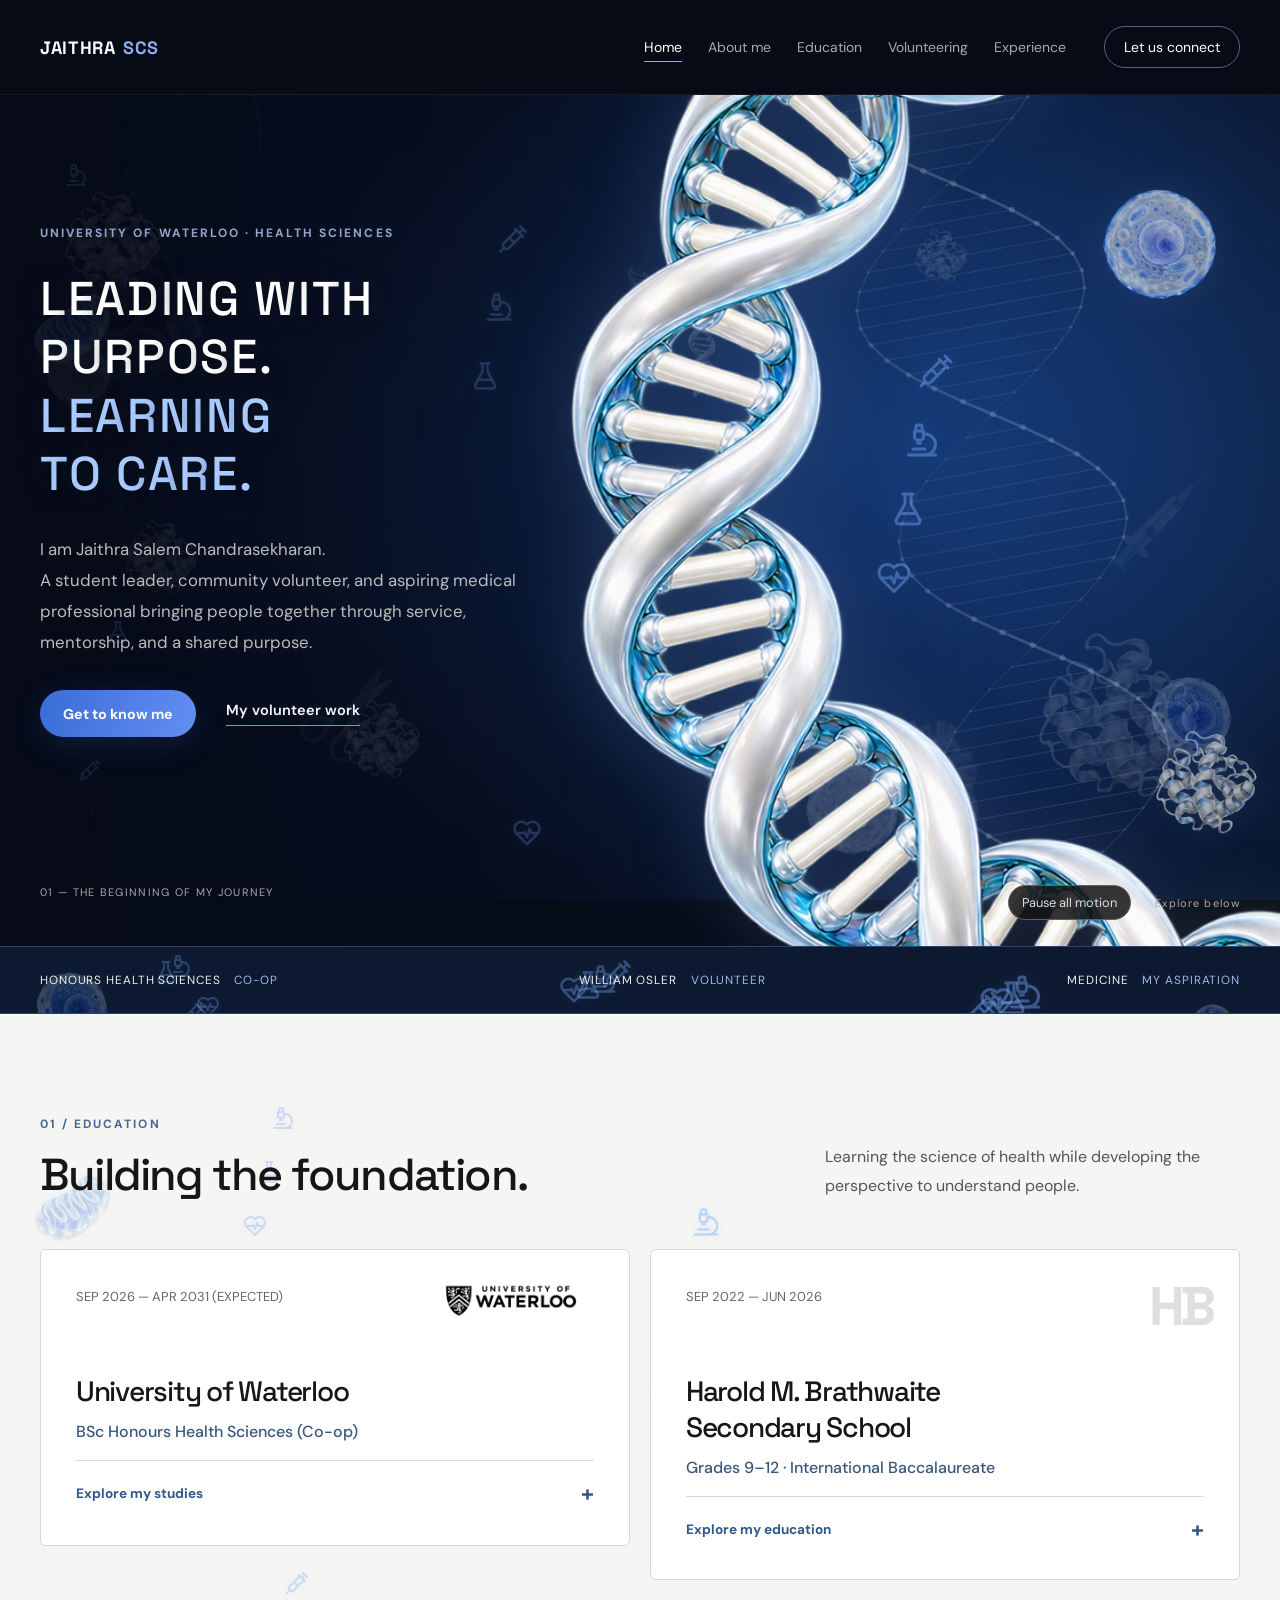
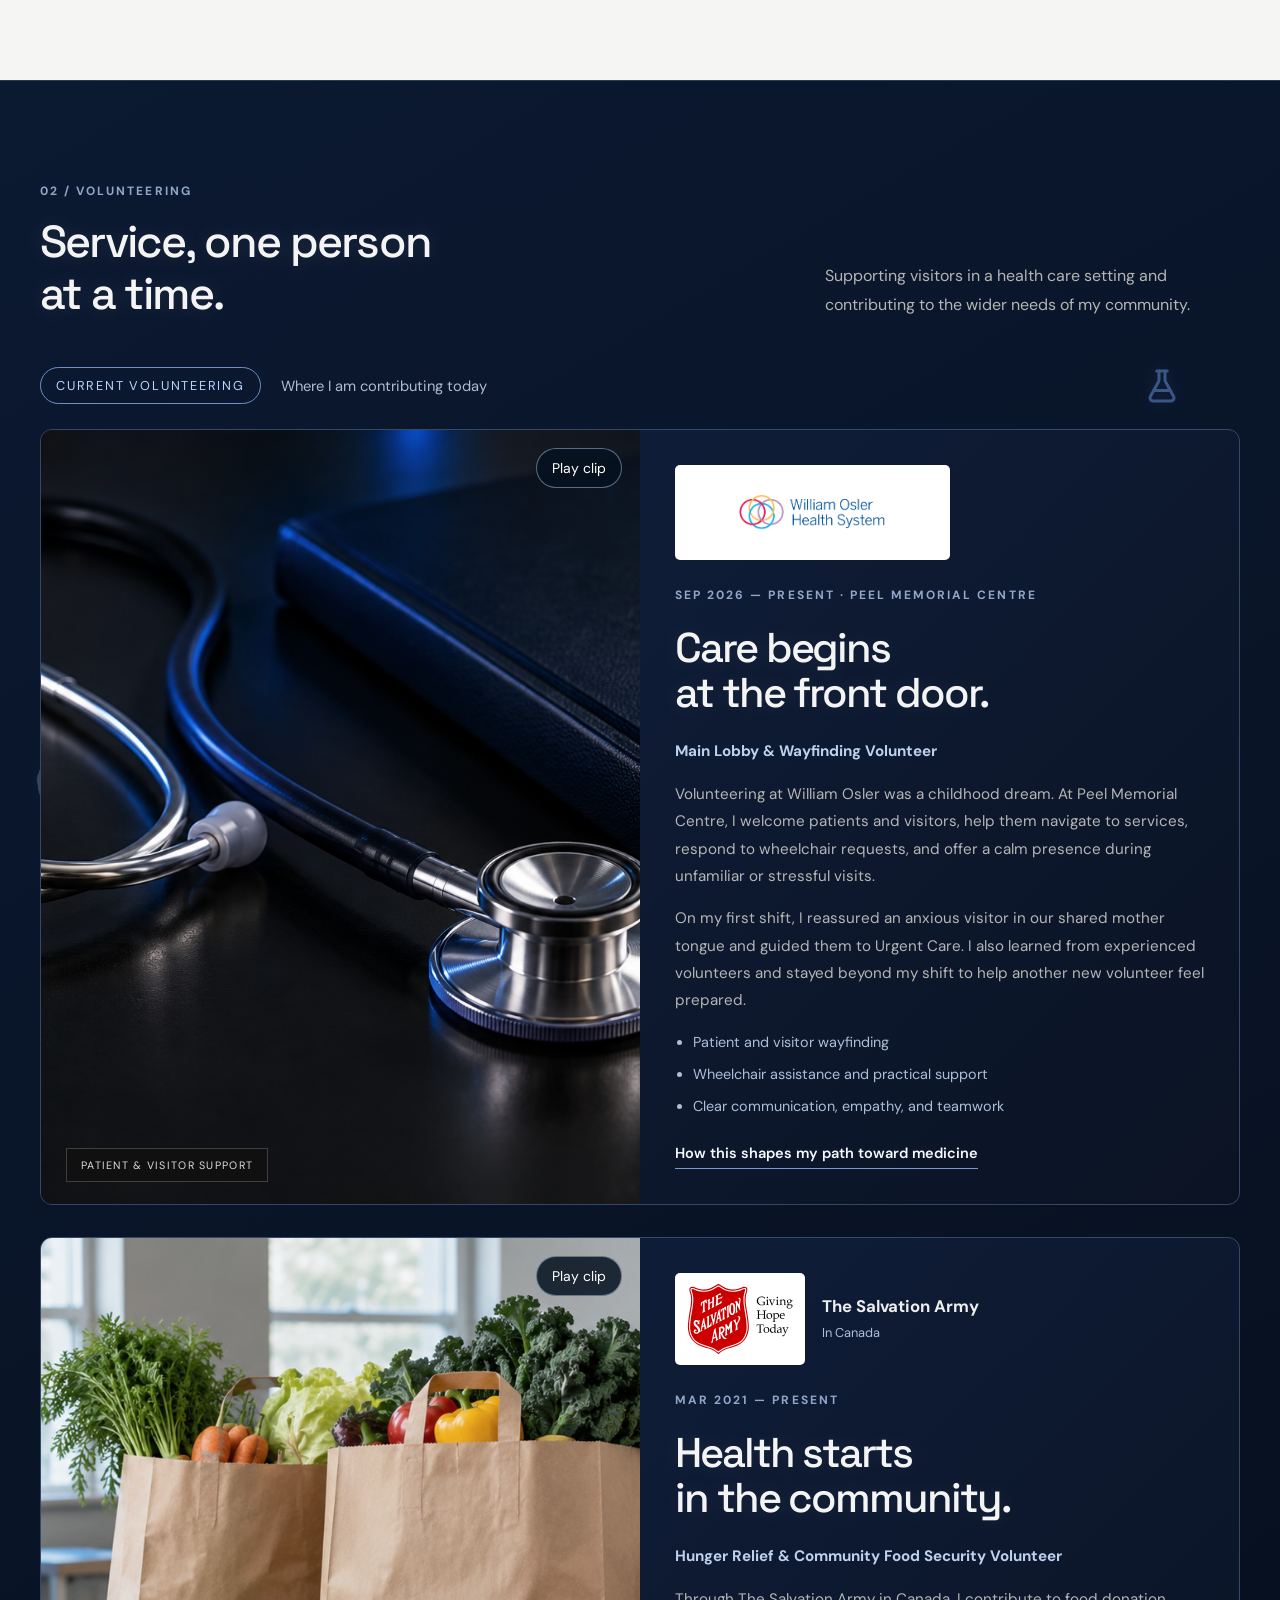
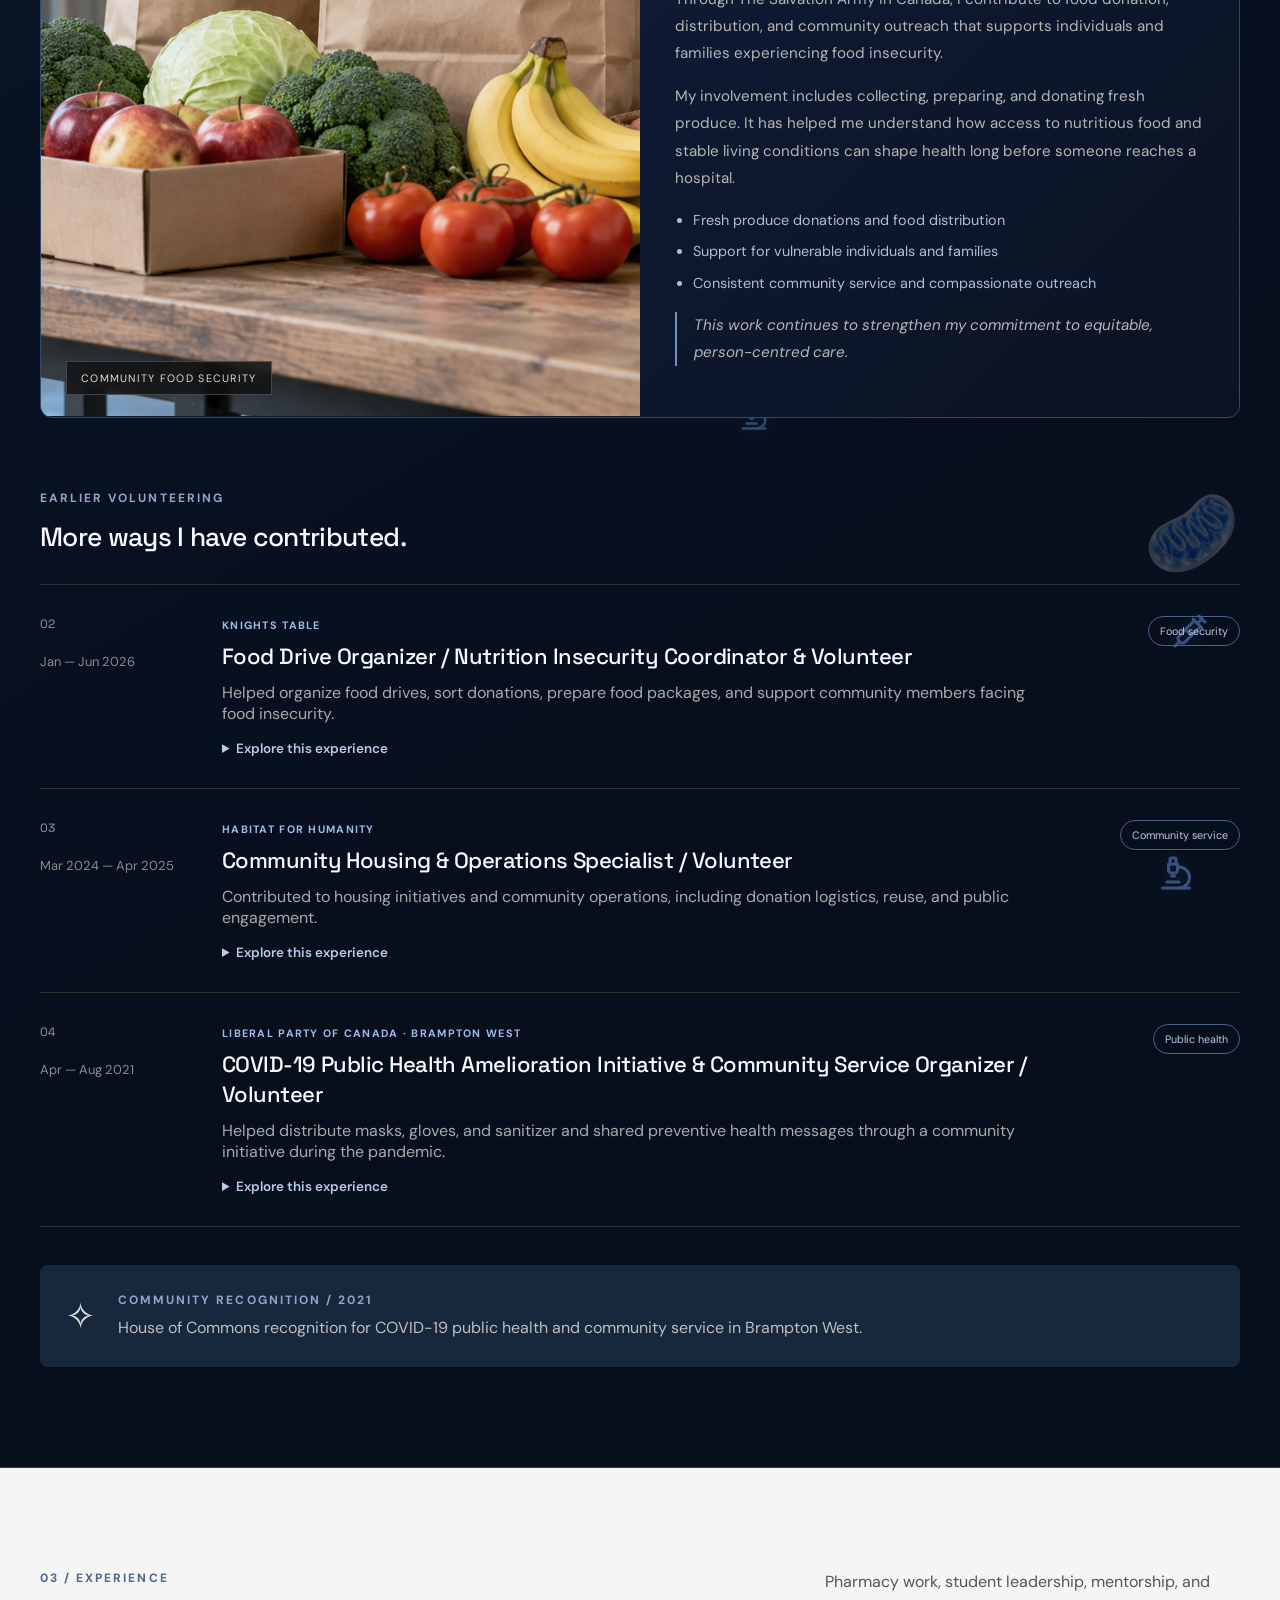
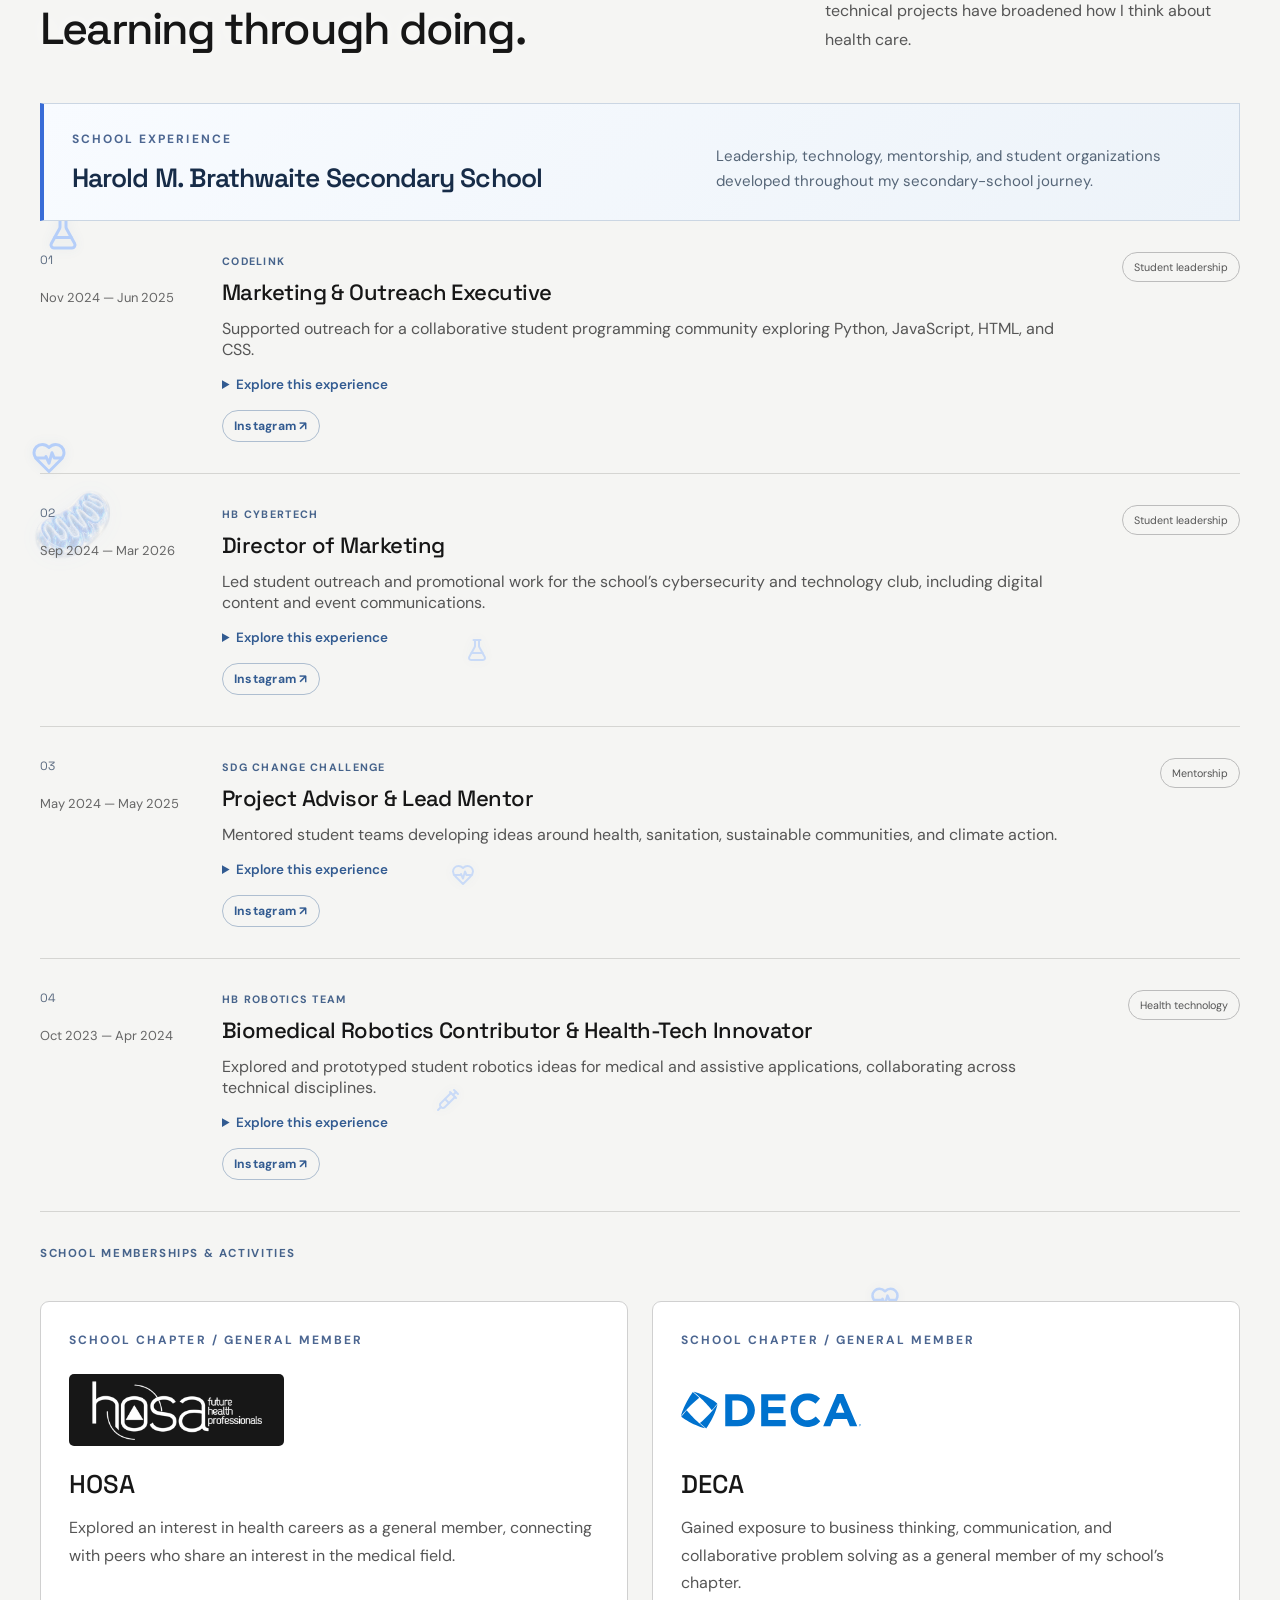
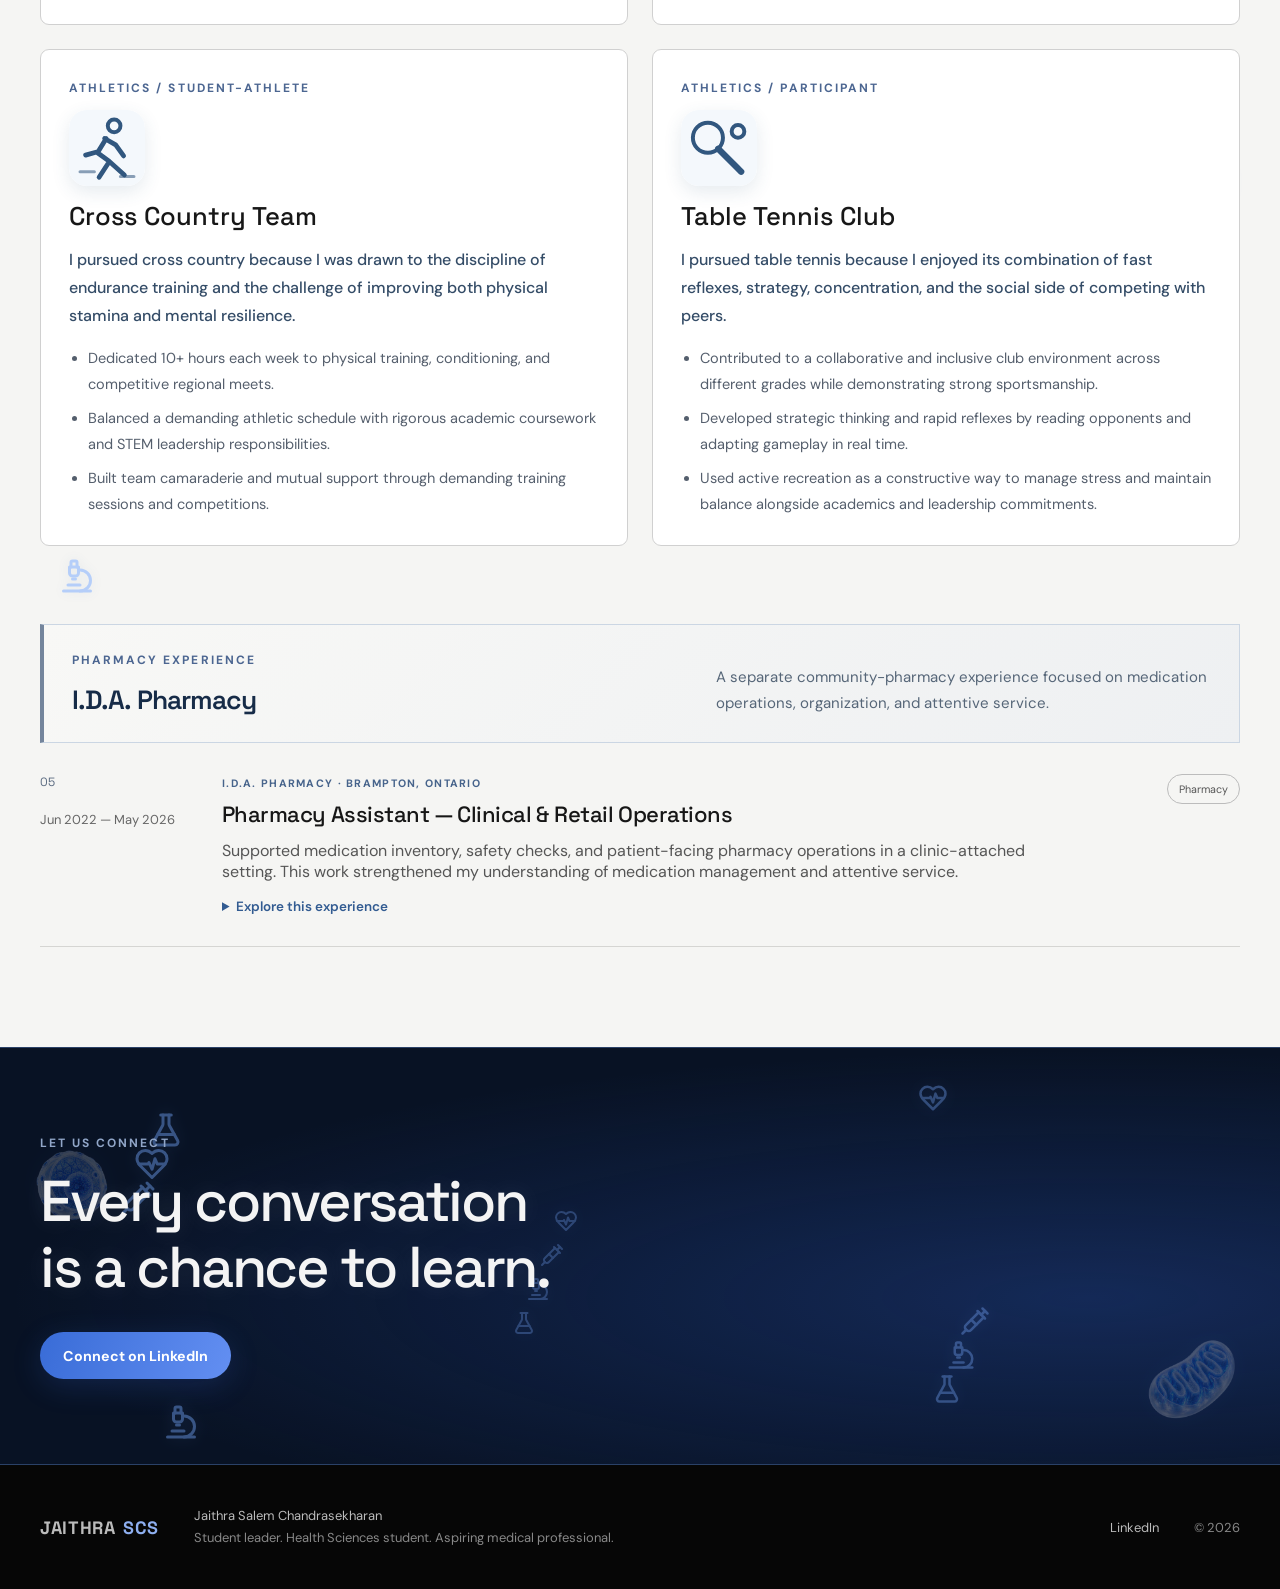
<file: index.html>
<!doctype html><html lang="en"><head><meta charset="utf-8"><meta name="viewport" content="width=device-width,initial-scale=1"><title>Jaithra Salem Chandrasekharan | A future in medicine</title><meta name="description" content="Explore Jaithra’s education, volunteering, pharmacy work, and journey toward medicine."><link rel="preconnect" href="https://fonts.googleapis.com"><link rel="preconnect" href="https://fonts.gstatic.com" crossorigin><link href="https://fonts.googleapis.com/css2?family=DM+Sans:wght@400;500;600;700&family=Space+Grotesk:wght@400;500;600;700&display=swap" rel="stylesheet"><link rel="stylesheet" href="./styles.css"><link rel="icon" type="image/svg+xml" href="./favicon.svg"><script src="./site.js" defer></script></head><body><header class="header"><div class="shell header-inner"><a class="brand" href="./" aria-label="Jaithra home">JAITHRA <span>SCS</span></a><button class="menu-toggle" aria-label="Open navigation" aria-expanded="false" aria-controls="navigation">Menu</button><nav id="navigation" aria-label="Main navigation"><a aria-current=page href="./">Home</a><a  href="./about/">About me</a><a  href="./#education">Education</a><a  href="./#volunteering">Volunteering</a><a  href="./#experience">Experience</a><a class="nav-contact" href="https://www.linkedin.com/in/jaithra-scs-559229170/" target="_blank" rel="noopener noreferrer">Let us connect</a></nav></div></header>
<canvas class="cinema-canvas" aria-hidden="true"></canvas><main><section class="hero"><div class="medical-float-field" aria-hidden="true"><span class="medical-object med-stethoscope"></span><span class="medical-object med-syringe"></span><span class="medical-object med-heart"></span><span class="medical-object med-scissors"></span></div><div class="protein-field" aria-hidden="true"><img class="protein p1" src="./assets/protein.png" alt=""><img class="protein p2" src="./assets/protein.png" alt=""><img class="protein p3" src="./assets/protein.png" alt=""><img class="protein p4" src="./assets/protein.png" alt=""><img class="protein p5" src="./assets/protein.png" alt=""><img class="protein cell c1" src="./assets/cell.png" alt=""><img class="protein cell c2" src="./assets/cell.png" alt=""><img class="protein small-dna d1" src="./assets/dna.png" alt=""></div><div class="biology-constellation" aria-hidden="true"><img class="bio-cell" src="./assets/cell.png" alt=""><img class="bio-protein" src="./assets/protein.png" alt=""><img class="bio-dna" src="./assets/dna.png" alt=""></div><div class="hero-glow" aria-hidden="true"></div><div class="shell hero-grid"><div class="hero-copy"><p class="eyebrow">UNIVERSITY OF WATERLOO · HEALTH SCIENCES</p><h1 class="type-title">LEADING WITH<br>PURPOSE.<br><span>LEARNING<br>TO CARE.</span></h1><p class="intro">I am Jaithra Salem Chandrasekharan.<br>A student leader, community volunteer, and aspiring medical professional bringing people together through service, mentorship, and a shared purpose.</p><div class="actions"><a class="button primary" href="./about/">Get to know me</a><a class="text-link" href="#volunteering">My volunteer work</a></div></div><div class="hero-image circular-dna"><img src="./assets/dna-ring.png" alt="" aria-hidden="true" width="1536" height="1536"><span class="art-label">THE SCIENCE OF LIFE / THE PURPOSE OF CARE</span></div></div><div class="shell hero-bottom"><span>01 — THE BEGINNING OF MY JOURNEY</span><div class="hero-controls"><button class="motion-toggle" type="button" aria-pressed="false">Pause all motion</button><a href="#education">Explore below</a></div></div></section>
<section class="identity-strip"><div class="shell"><span>HONOURS HEALTH SCIENCES <b>CO-OP</b></span><span>WILLIAM OSLER <b>VOLUNTEER</b></span><span>MEDICINE <b>MY ASPIRATION</b></span></div></section>
<section id="education" class="section light-section"><div class="shell"><div class="section-heading"><div><p class="eyebrow">01 / EDUCATION</p><h2>Building the foundation.</h2></div><p>Learning the science of health while developing the perspective to understand people.</p></div><div class="education-grid">
<details class="education-card education-expand"><summary><span class="date">SEP 2026 — APR 2031 (EXPECTED)</span><span class="organization-logo waterloo-logo"><img src="./assets/waterloo.png" alt="University of Waterloo" width="260" height="80"></span><h3>University of Waterloo</h3><p class="degree">BSc Honours Health Sciences (Co-op)</p><span class="education-prompt">Explore my studies <span aria-hidden="true">+</span></span></summary><div class="education-details"><figure class="study-figure waterloo-study"><img src="./assets/dna.png" alt="Illustrative DNA double helix" loading="lazy"><figcaption>Human biology · Health · Society</figcaption></figure><h4>Understanding health from every angle</h4><p>I am pursuing an interdisciplinary degree focused on human biology, disease mechanisms, and the social determinants of health, with the goal of becoming a physician and health care leader.</p><ul><li><strong>Scientific inquiry:</strong> developing a foundation in anatomy, physiology, and cellular biology.</li><li><strong>Experiential learning:</strong> enrolled in a co-op programme designed to connect classroom learning with practical work experience.</li><li><strong>Public health:</strong> exploring how biology and social conditions intersect, including health inequities and approaches to patient-centred care.</li></ul><p class="education-note">First-year student · Expected completion: April 2031</p></div></details>
<details class="education-card education-expand"><summary><span class="date">SEP 2022 — JUN 2026</span><span class="school-monogram" aria-hidden="true">HB</span><h3>Harold M. Brathwaite<br>Secondary School</h3><p class="degree">Grades 9–12 · International Baccalaureate</p><span class="education-prompt">Explore my education <span aria-hidden="true">+</span></span></summary><div class="education-details"><figure class="study-figure"><img src="./assets/study.png" alt="Illustrative biology study setting with a microscope and notebook" loading="lazy"><figcaption>Academic inquiry · Independent learning</figcaption></figure><h4>A foundation in inquiry and discipline</h4><p>Completed secondary school and the International Baccalaureate programme, balancing a broad academic curriculum with independent research, extracurricular activities, and community involvement.</p><ul><li><strong>Academic rigour:</strong> managed coursework and internal assessments while strengthening time management and organization.</li><li><strong>Independent research:</strong> developed analytical and academic writing skills through research projects and the Extended Essay.</li><li><strong>Creativity, Activity, Service:</strong> engaged in CAS activities supporting personal development and community leadership.</li></ul><h4>IB courses</h4><div class="course-tags"><span>English A: Language & Literature HL</span><span>Mathematics AA SL</span><span>Biology SL</span><span>Chemistry HL</span><span>French B SL</span><span>Psychology HL</span></div><h4>Beyond the classroom</h4><p>Table tennis and cross-country; honour roll recognition throughout Grades 9–12. Built communication, collaboration, critical thinking, and leadership skills.</p></div></details>
</div></div></section>
<section id="volunteering" class="section service-section"><div class="shell"><div class="section-heading"><div><p class="eyebrow">02 / VOLUNTEERING</p><h2>Service, one person<br>at a time.</h2></div><p>Supporting visitors in a health care setting and contributing to the wider needs of my community.</p></div><div class="current-volunteering-heading"><span class="current-pill">CURRENT VOLUNTEERING</span><p>Where I am contributing today</p></div>
<article class="service-feature current-feature"><div class="service-image"><video class="volunteer-video" muted loop playsinline preload="none" poster="./assets/medical-still-life.png" aria-label="Looping illustrative stethoscope and notebook motion clip"><source src="./assets/peel-support-loop.mp4" type="video/mp4"></video><button class="video-toggle" type="button" aria-label="Play Peel Memorial Centre illustration" aria-pressed="false">Play clip</button><span class="image-caption">PATIENT & VISITOR SUPPORT</span></div><div class="service-story"><div class="volunteer-brand osler-brand"><img src="./assets/osler.png" alt="William Osler Health System" loading="lazy"></div><p class="eyebrow">SEP 2026 — PRESENT · PEEL MEMORIAL CENTRE</p><h3>Care begins<br>at the front door.</h3><p class="current-role">Main Lobby & Wayfinding Volunteer</p><p>Volunteering at William Osler was a childhood dream. At Peel Memorial Centre, I welcome patients and visitors, help them navigate to services, respond to wheelchair requests, and offer a calm presence during unfamiliar or stressful visits.</p><p>On my first shift, I reassured an anxious visitor in our shared mother tongue and guided them to Urgent Care. I also learned from experienced volunteers and stayed beyond my shift to help another new volunteer feel prepared.</p><ul class="feature-points"><li>Patient and visitor wayfinding</li><li>Wheelchair assistance and practical support</li><li>Clear communication, empathy, and teamwork</li></ul><a class="text-link" href="./about/">How this shapes my path toward medicine</a></div></article>
<article class="service-feature current-feature salvation-feature"><div class="service-image"><video class="volunteer-video" muted loop playsinline preload="none" poster="./assets/food-security.png" aria-label="Looping illustrative fresh produce and food support motion clip"><source src="./assets/food-support-loop.mp4" type="video/mp4"></video><button class="video-toggle" type="button" aria-label="Play Salvation Army illustration" aria-pressed="false">Play clip</button><span class="image-caption">COMMUNITY FOOD SECURITY</span></div><div class="service-story"><div class="volunteer-brand salvation-brand"><img src="./assets/salvation-army.svg" alt="The Salvation Army" loading="lazy"><span>The Salvation Army<br><small>In Canada</small></span></div><p class="eyebrow">MAR 2021 — PRESENT</p><h3>Health starts<br>in the community.</h3><p class="current-role">Hunger Relief & Community Food Security Volunteer</p><p>Through The Salvation Army in Canada, I contribute to food donation, distribution, and community outreach that supports individuals and families experiencing food insecurity.</p><p>My involvement includes collecting, preparing, and donating fresh produce. It has helped me understand how access to nutritious food and stable living conditions can shape health long before someone reaches a hospital.</p><ul class="feature-points"><li>Fresh produce donations and food distribution</li><li>Support for vulnerable individuals and families</li><li>Consistent community service and compassionate outreach</li></ul><p class="service-reflection">This work continues to strengthen my commitment to equitable, person-centred care.</p></div></article>
<div class="earlier-heading"><p class="eyebrow">EARLIER VOLUNTEERING</p><h3>More ways I have contributed.</h3></div><div class="role-list"><article class="role"><div class="role-left"><span class="role-number">02</span><span class="date">Jan — Jun 2026</span></div><div class="role-content"><p class="eyebrow">Knights Table</p><h3>Food Drive Organizer / Nutrition Insecurity Coordinator &amp; Volunteer</h3><p>Helped organize food drives, sort donations, prepare food packages, and support community members facing food insecurity.</p><details class="role-details"><summary>Explore this experience</summary><ul><li>Helped organize local food drives and prepare food packages for community members experiencing food insecurity.</li><li>Sorted donations with attention to food safety and contributed to the distribution of nutritious items.</li><li>Worked with volunteers and staff to support residents with compassion and improve access to essential groceries.</li></ul></details></div><span class="category">Food security</span></article><article class="role"><div class="role-left"><span class="role-number">03</span><span class="date">Mar 2024 — Apr 2025</span></div><div class="role-content"><p class="eyebrow">Habitat for Humanity</p><h3>Community Housing &amp; Operations Specialist / Volunteer</h3><p>Contributed to housing initiatives and community operations, including donation logistics, reuse, and public engagement.</p><details class="role-details"><summary>Explore this experience</summary><ul><li>Supported facility operations by receiving, inspecting, and organizing donated goods.</li><li>Assisted donors, customers, and community members while contributing to a welcoming public environment.</li><li>Helped extend the life of furniture, appliances, and building materials through reuse, while following operational safety practices.</li></ul></details></div><span class="category">Community service</span></article><article class="role"><div class="role-left"><span class="role-number">04</span><span class="date">Apr — Aug 2021</span></div><div class="role-content"><p class="eyebrow">Liberal Party of Canada · Brampton West</p><h3>COVID-19 Public Health Amelioration Initiative &amp; Community Service Organizer / Volunteer</h3><p>Helped distribute masks, gloves, and sanitizer and shared preventive health messages through a community initiative during the pandemic.</p><details class="role-details"><summary>Explore this experience</summary><ul><li>Supported a community initiative associated with the Brampton West constituency office during the pandemic.</li><li>Helped distribute protective supplies and promote messages about hygiene and infection prevention.</li><li>Engaged with residents during outreach activities; this service was recognized through a House of Commons letter.</li></ul></details></div><span class="category">Public health</span></article></div><div class="recognition"><span class="recognition-mark" aria-hidden="true">✧</span><div><p class="eyebrow">COMMUNITY RECOGNITION / 2021</p><p>House of Commons recognition for COVID-19 public health and community service in Brampton West.</p></div></div></div></section>
<section id="experience" class="section light-section"><div class="shell"><div class="section-heading"><div><p class="eyebrow">03 / EXPERIENCE</p><h2>Learning through doing.</h2></div><p>Pharmacy work, student leadership, mentorship, and technical projects have broadened how I think about health care.</p></div>

<div class="experience-group school-experience-group">
  <div class="experience-group-heading">
    <div><p class="eyebrow">SCHOOL EXPERIENCE</p><h3>Harold M. Brathwaite Secondary School</h3></div>
    <p>Leadership, technology, mentorship, and student organizations developed throughout my secondary-school journey.</p>
  </div>
  <div class="role-list">
    <article class="role"><div class="role-left"><span class="role-number">01</span><span class="date">Nov 2024 — Jun 2025</span></div><div class="role-content"><p class="eyebrow">CodeLink</p><h3>Marketing &amp; Outreach Executive</h3><p>Supported outreach for a collaborative student programming community exploring Python, JavaScript, HTML, and CSS.</p><details class="role-details"><summary>Explore this experience</summary><ul><li>Supported outreach and promotion for a collaborative school programming community.</li><li>Encouraged participation in a space where students explored Python, JavaScript, HTML, and CSS.</li><li>Practised communicating technical interests clearly and supporting peer participation.</li></ul></details><div class="experience-links"><a href="https://www.instagram.com/hb_codelink/" target="_blank" rel="noopener noreferrer" aria-label="CodeLink on Instagram">Instagram ↗</a></div></div><span class="category">Student leadership</span></article>

    <article class="role"><div class="role-left"><span class="role-number">02</span><span class="date">Sep 2024 — Mar 2026</span></div><div class="role-content"><p class="eyebrow">HB CyberTech</p><h3>Director of Marketing</h3><p>Led student outreach and promotional work for the school’s cybersecurity and technology club, including digital content and event communications.</p><details class="role-details"><summary>Explore this experience</summary><ul><li>Led a student marketing team promoting the club’s events, activities, and cybersecurity interests.</li><li>Reviewed and developed digital content, promotional materials, and social media communications.</li><li>Coordinated with fellow executives to align messaging, strengthen club visibility, and encourage student involvement.</li></ul></details><div class="experience-links"><a href="https://www.instagram.com/hbcybertech/" target="_blank" rel="noopener noreferrer" aria-label="HB CyberTech on Instagram">Instagram ↗</a></div></div><span class="category">Student leadership</span></article>

    <article class="role"><div class="role-left"><span class="role-number">03</span><span class="date">May 2024 — May 2025</span></div><div class="role-content"><p class="eyebrow">SDG Change Challenge</p><h3>Project Advisor &amp; Lead Mentor</h3><p>Mentored student teams developing ideas around health, sanitation, sustainable communities, and climate action.</p><details class="role-details"><summary>Explore this experience</summary><ul><li>Guided student teams through brainstorming, problem solving, and the development of feasible solutions.</li><li>Connected projects to Sustainable Development Goals 3, 6, 11, and 13: health, sanitation, sustainable communities, and climate action.</li><li>Supported collaboration, encouraged teams to consider different perspectives, and helped maintain progress through the challenge.</li></ul></details><div class="experience-links"><a href="https://www.instagram.com/hbss.sdg/" target="_blank" rel="noopener noreferrer" aria-label="HBSS SDG on Instagram">Instagram ↗</a></div></div><span class="category">Mentorship</span></article>

    <article class="role"><div class="role-left"><span class="role-number">04</span><span class="date">Oct 2023 — Apr 2024</span></div><div class="role-content"><p class="eyebrow">HB Robotics Team</p><h3>Biomedical Robotics Contributor &amp; Health-Tech Innovator</h3><p>Explored and prototyped student robotics ideas for medical and assistive applications, collaborating across technical disciplines.</p><details class="role-details"><summary>Explore this experience</summary><ul><li>Proposed student project ideas involving medication dispensing, remote monitoring, and assistive robotics.</li><li>Contributed to the assembly, programming, testing, and troubleshooting of adaptable robotic prototypes.</li><li>Collaborated across hardware and software work while exploring how design choices could respond to human needs.</li></ul></details><div class="experience-links"><a href="https://www.instagram.com/hbrobotics/" target="_blank" rel="noopener noreferrer" aria-label="HB Robotics on Instagram">Instagram ↗</a></div></div><span class="category">Health technology</span></article>
  </div>

  <p class="experience-subgroup-label">School memberships &amp; activities</p>
  <div class="memberships">
    <article><p class="eyebrow">SCHOOL CHAPTER / GENERAL MEMBER</p><a class="organization-logo hosa-logo" href="https://hosa.org/" target="_blank" rel="noopener noreferrer"><img src="./assets/hosa.png" alt="HOSA — Future Health Professionals" width="268" height="93" loading="lazy"></a><h3>HOSA</h3><p>Explored an interest in health careers as a general member, connecting with peers who share an interest in the medical field.</p></article>
    <article><p class="eyebrow">SCHOOL CHAPTER / GENERAL MEMBER</p><a class="organization-logo deca-logo" href="https://www.deca.org/" target="_blank" rel="noopener noreferrer"><img src="./assets/deca.svg" alt="DECA" width="170" height="85" loading="lazy"></a><h3>DECA</h3><p>Gained exposure to business thinking, communication, and collaborative problem solving as a general member of my school’s chapter.</p></article>

    <article class="activity-card"><p class="eyebrow">ATHLETICS / STUDENT-ATHLETE</p><img class="activity-icon" src="./assets/cross-country.svg" alt="Cross country running icon" width="96" height="96" loading="lazy"><h3>Cross Country Team</h3><p class="activity-interest">I pursued cross country because I was drawn to the discipline of endurance training and the challenge of improving both physical stamina and mental resilience.</p><ul class="activity-points"><li>Dedicated 10+ hours each week to physical training, conditioning, and competitive regional meets.</li><li>Balanced a demanding athletic schedule with rigorous academic coursework and STEM leadership responsibilities.</li><li>Built team camaraderie and mutual support through demanding training sessions and competitions.</li></ul></article>

    <article class="activity-card"><p class="eyebrow">ATHLETICS / PARTICIPANT</p><img class="activity-icon" src="./assets/table-tennis.svg" alt="Table tennis paddle and ball icon" width="96" height="96" loading="lazy"><h3>Table Tennis Club</h3><p class="activity-interest">I pursued table tennis because I enjoyed its combination of fast reflexes, strategy, concentration, and the social side of competing with peers.</p><ul class="activity-points"><li>Contributed to a collaborative and inclusive club environment across different grades while demonstrating strong sportsmanship.</li><li>Developed strategic thinking and rapid reflexes by reading opponents and adapting gameplay in real time.</li><li>Used active recreation as a constructive way to manage stress and maintain balance alongside academics and leadership commitments.</li></ul></article>
  </div>
</div>

<div class="experience-group pharmacy-experience-group">
  <div class="experience-group-heading">
    <div><p class="eyebrow">PHARMACY EXPERIENCE</p><h3>I.D.A. Pharmacy</h3></div>
    <p>A separate community-pharmacy experience focused on medication operations, organization, and attentive service.</p>
  </div>
  <div class="role-list">
    <article class="role"><div class="role-left"><span class="role-number">05</span><span class="date">Jun 2022 — May 2026</span></div><div class="role-content"><p class="eyebrow">I.D.A. Pharmacy · Brampton, Ontario</p><h3>Pharmacy Assistant — Clinical &amp; Retail Operations</h3><p>Supported medication inventory, safety checks, and patient-facing pharmacy operations in a clinic-attached setting. This work strengthened my understanding of medication management and attentive service.</p><details class="role-details"><summary>Explore this experience</summary><ul><li>Assisted with incoming medication shipments, inventory organization, and checks for expired products.</li><li>Supported the pharmacist and day-to-day operations, developing familiarity with medication management in a clinic-attached pharmacy.</li><li>Practised attentive, professional communication while helping maintain an organized environment for patients and staff.</li></ul></details></div><span class="category">Pharmacy</span></article>
  </div>
</div>

</div></section>
<section class="connect"><div class="shell"><p class="eyebrow">LET US CONNECT</p><h2>Every conversation<br>is a chance to learn.</h2><a class="button primary" href="https://www.linkedin.com/in/jaithra-scs-559229170/" target="_blank" rel="noopener noreferrer">Connect on LinkedIn</a></div></section></main><footer class="shell footer"><a class="brand" href="./">JAITHRA <span>SCS</span></a><p>Jaithra Salem Chandrasekharan<br><span>Student leader. Health Sciences student. Aspiring medical professional.</span></p><a href="https://www.linkedin.com/in/jaithra-scs-559229170/" target="_blank" rel="noopener noreferrer">LinkedIn</a><span class="copyright">© 2026</span></footer></body></html>
</file>
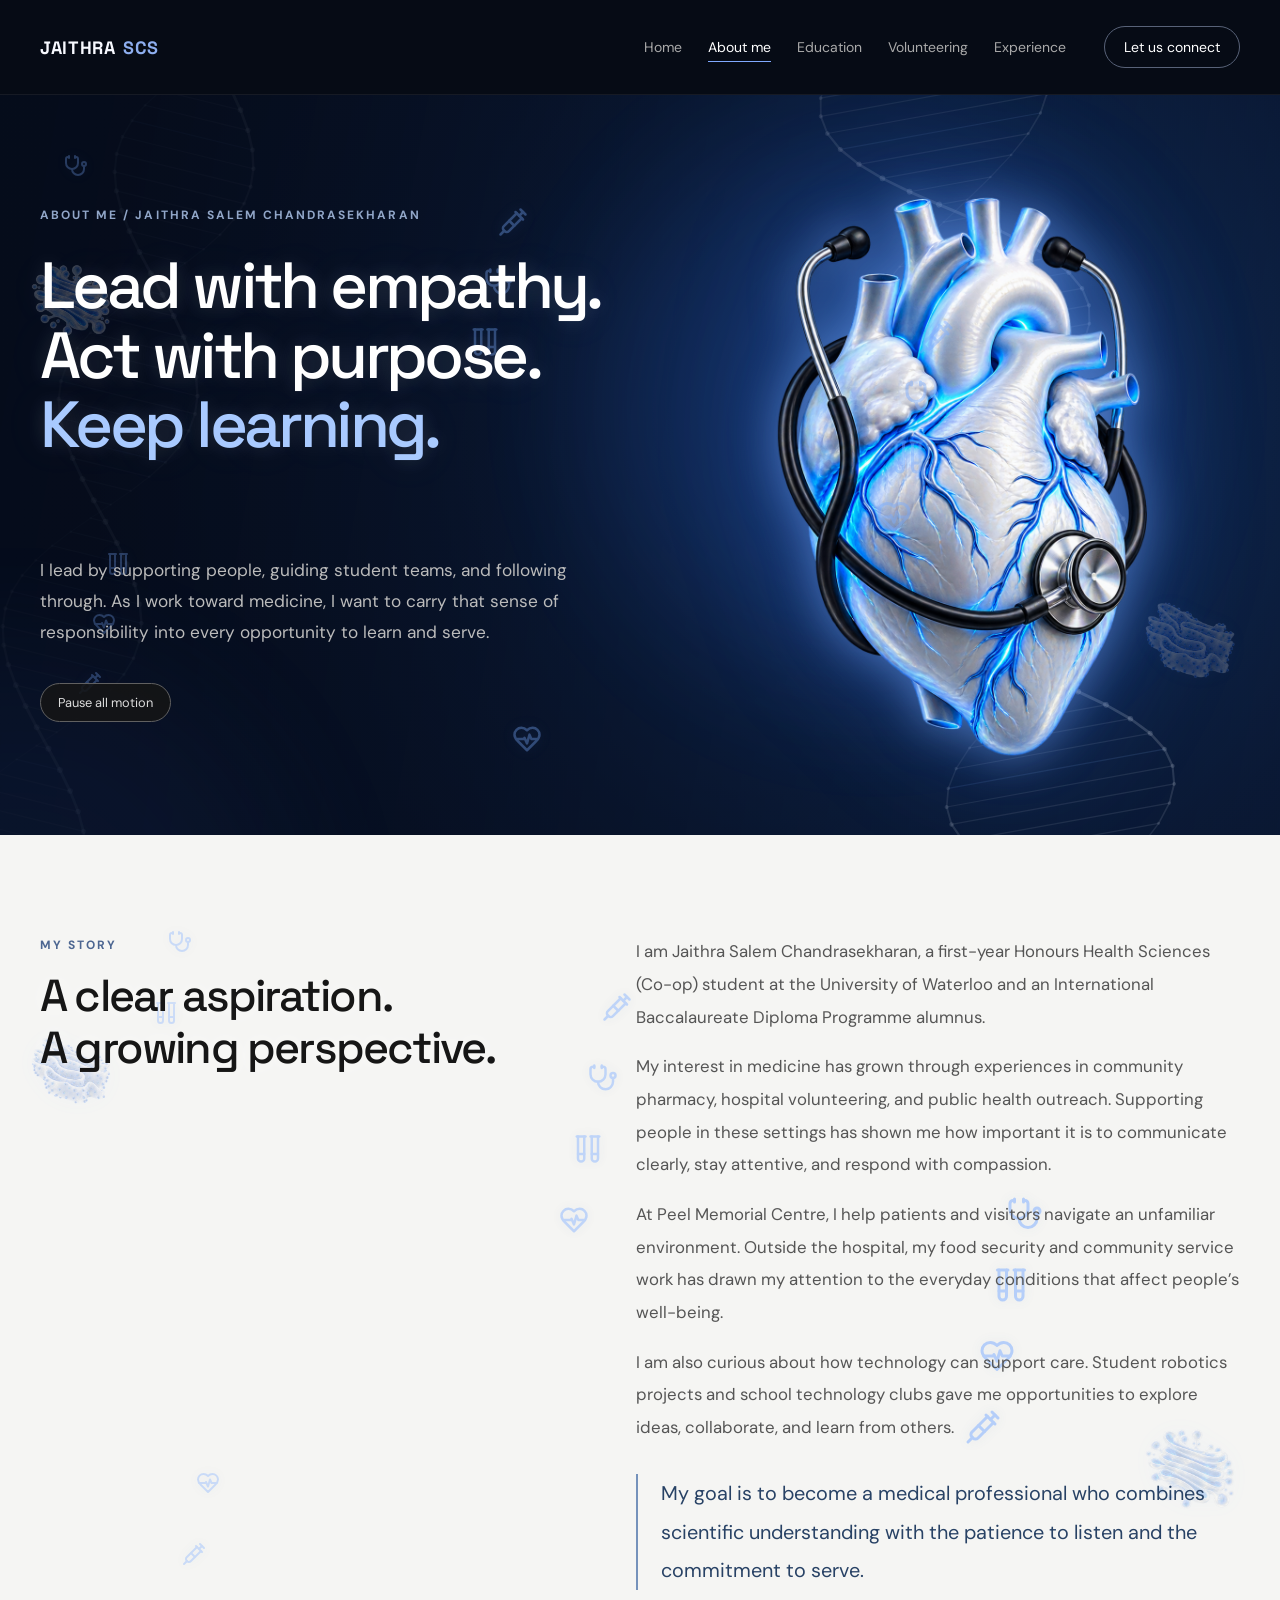
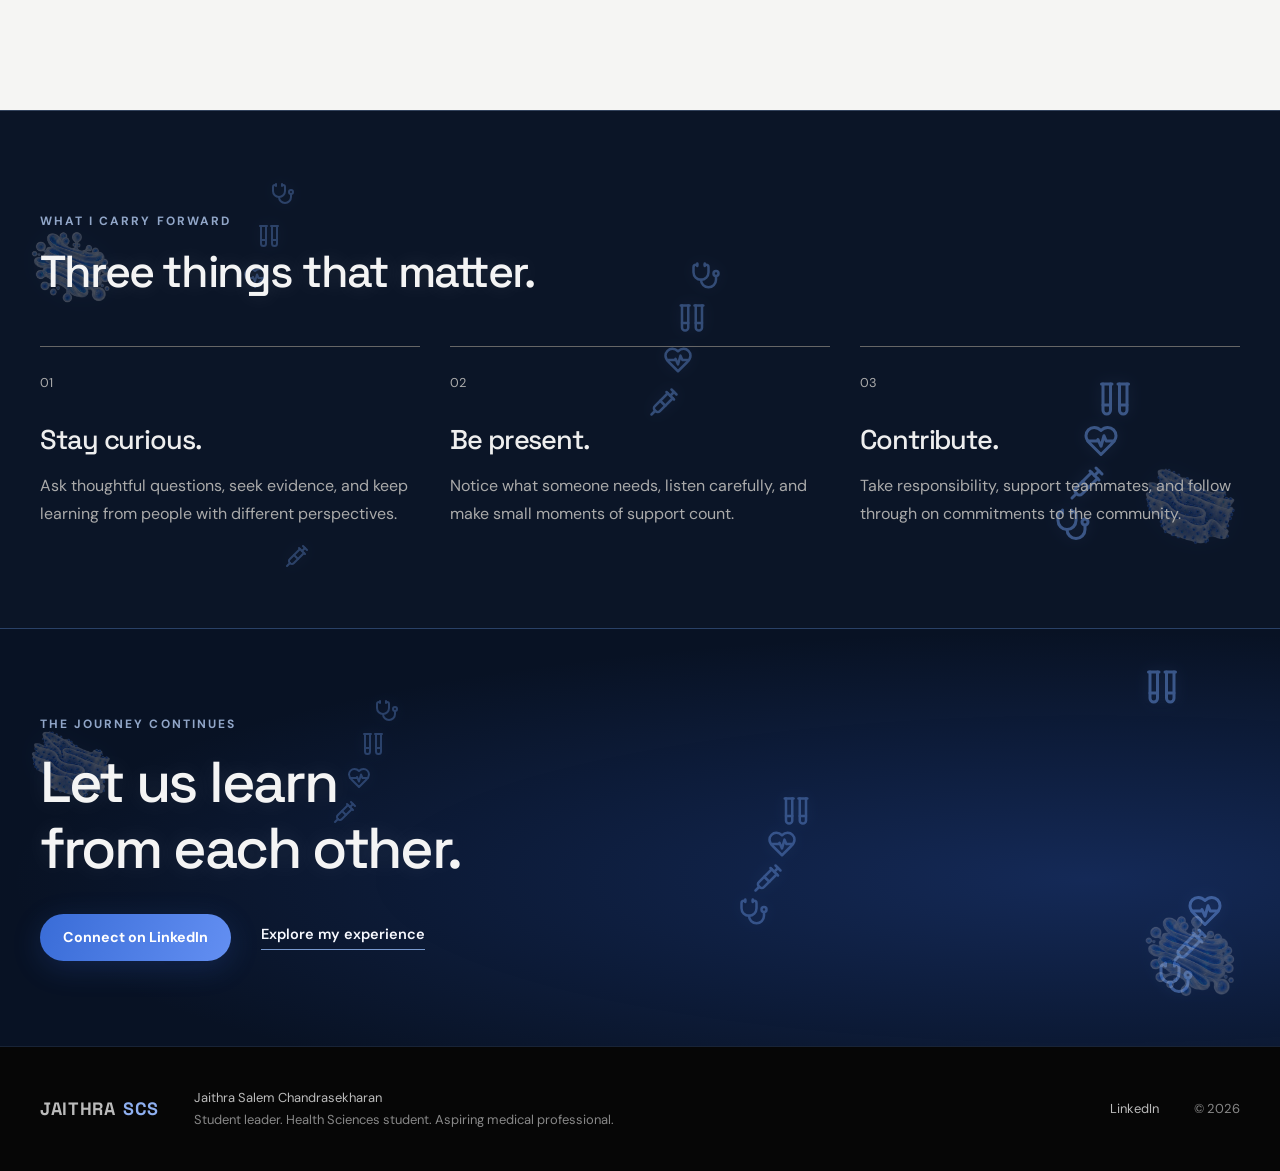
<file: about/index.html>
<!doctype html><html lang="en"><head><meta charset="utf-8"><meta name="viewport" content="width=device-width,initial-scale=1"><title>About Jaithra | Curiosity, compassion, purpose</title><meta name="description" content="Meet Jaithra Salem Chandrasekharan, a University of Waterloo Health Sciences student pursuing medicine through learning and service."><link rel="preconnect" href="https://fonts.googleapis.com"><link rel="preconnect" href="https://fonts.gstatic.com" crossorigin><link href="https://fonts.googleapis.com/css2?family=DM+Sans:wght@400;500;600;700&family=Space+Grotesk:wght@400;500;600;700&display=swap" rel="stylesheet"><link rel="stylesheet" href="../styles.css"><link rel="icon" type="image/svg+xml" href="../favicon.svg"><script src="../site.js" defer></script></head><body class="about-page"><header class="header"><div class="shell header-inner"><a class="brand" href="../" aria-label="Jaithra home">JAITHRA <span>SCS</span></a><button class="menu-toggle" aria-label="Open navigation" aria-expanded="false" aria-controls="navigation">Menu</button><nav id="navigation" aria-label="Main navigation"><a href="../">Home</a><a aria-current=page href="../about/">About me</a><a href="../#education">Education</a><a href="../#volunteering">Volunteering</a><a href="../#experience">Experience</a><a class="nav-contact" href="https://www.linkedin.com/in/jaithra-scs-559229170/" target="_blank" rel="noopener noreferrer">Let us connect</a></nav></div></header>
<canvas class="cinema-canvas" aria-hidden="true"></canvas><main><section class="about-hero"><div class="medical-float-field" aria-hidden="true"><span class="medical-object med-stethoscope"></span><span class="medical-object med-syringe"></span><span class="medical-object med-heart"></span><span class="medical-object med-scissors"></span></div><div class="protein-field" aria-hidden="true"><img class="protein p1" src="../assets/protein.png" alt=""><img class="protein p2" src="../assets/protein.png" alt=""><img class="protein p3" src="../assets/protein.png" alt=""><img class="protein p4" src="../assets/protein.png" alt=""><img class="protein p5" src="../assets/protein.png" alt=""><img class="protein cell c1" src="../assets/cell.png" alt=""><img class="protein cell c2" src="../assets/cell.png" alt=""><img class="protein small-dna d1" src="../assets/dna.png" alt=""></div><div class="motion-background" aria-hidden="true"><div class="ambient ambient-one"></div><div class="ambient ambient-two"></div></div><div class="heart-stage" aria-hidden="true"><img class="heart-stethoscope" src="../assets/heart-stethoscope.png" alt="" width="1024" height="1024"></div><div class="shell about-intro"><p class="eyebrow">ABOUT ME / JAITHRA SALEM CHANDRASEKHARAN</p><h1 class="type-title">Lead with empathy.<br>Act with purpose.<br><span>Keep learning.</span></h1><p>I lead by supporting people, guiding student teams, and following through. As I work toward medicine, I want to carry that sense of responsibility into every opportunity to learn and serve.</p><button class="motion-toggle" type="button" aria-pressed="false">Pause all motion</button></div></section>
<section class="section about-story light-section"><div class="shell story-layout"><div><p class="eyebrow">MY STORY</p><h2>A clear aspiration.<br>A growing perspective.</h2></div><div class="story-copy"><p>I am Jaithra Salem Chandrasekharan, a first-year Honours Health Sciences (Co-op) student at the University of Waterloo and an International Baccalaureate Diploma Programme alumnus.</p><p>My interest in medicine has grown through experiences in community pharmacy, hospital volunteering, and public health outreach. Supporting people in these settings has shown me how important it is to communicate clearly, stay attentive, and respond with compassion.</p><p>At Peel Memorial Centre, I help patients and visitors navigate an unfamiliar environment. Outside the hospital, my food security and community service work has drawn my attention to the everyday conditions that affect people’s well-being.</p><p>I am also curious about how technology can support care. Student robotics projects and school technology clubs gave me opportunities to explore ideas, collaborate, and learn from others.</p><p class="story-emphasis">My goal is to become a medical professional who combines scientific understanding with the patience to listen and the commitment to serve.</p></div></div></section>
<section class="section values"><div class="shell"><div class="section-heading"><div><p class="eyebrow">WHAT I CARRY FORWARD</p><h2>Three things that matter.</h2></div></div><div class="value-grid"><article><span>01</span><h3>Stay curious.</h3><p>Ask thoughtful questions, seek evidence, and keep learning from people with different perspectives.</p></article><article><span>02</span><h3>Be present.</h3><p>Notice what someone needs, listen carefully, and make small moments of support count.</p></article><article><span>03</span><h3>Contribute.</h3><p>Take responsibility, support teammates, and follow through on commitments to the community.</p></article></div></div></section>
<section class="connect"><div class="shell"><p class="eyebrow">THE JOURNEY CONTINUES</p><h2>Let us learn<br>from each other.</h2><div class="actions"><a class="button primary" href="https://www.linkedin.com/in/jaithra-scs-559229170/" target="_blank" rel="noopener noreferrer">Connect on LinkedIn</a><a class="text-link" href="../#experience">Explore my experience</a></div></div></section></main><footer class="shell footer"><a class="brand" href="../">JAITHRA <span>SCS</span></a><p>Jaithra Salem Chandrasekharan<br><span>Student leader. Health Sciences student. Aspiring medical professional.</span></p><a href="https://www.linkedin.com/in/jaithra-scs-559229170/" target="_blank" rel="noopener noreferrer">LinkedIn</a><span class="copyright">© 2026</span></footer></body></html>
</file>
<file: styles.css>
:root{font-family:'DM Sans',sans-serif;color:#f7f9ff;background:#050609;scroll-behavior:smooth;--blue:#6e9fff;--muted:#a3acc0;--line:#262d40}*{box-sizing:border-box}body{margin:0;min-width:320px}a{color:inherit;text-decoration:none}button{font:inherit}img{display:block;max-width:100%;height:auto}h1,h2,h3,.brand{font-family:'Space Grotesk',sans-serif}h1,h2,h3,p{margin-top:0}button,a{-webkit-tap-highlight-color:transparent}a:focus-visible,button:focus-visible{outline:3px solid #90b8ff;outline-offset:6px}.shell{width:min(1230px,calc(100% - 80px));margin:auto}.header{position:relative;z-index:20;background:#050609;border-bottom:1px solid #ffffff10}.header-inner{height:94px;display:flex;align-items:center;justify-content:space-between;gap:24px}.brand{font-size:1.12rem;font-weight:700;letter-spacing:.035em;white-space:nowrap}.brand span{color:#759fff;margin-left:7px}.header nav{display:flex;align-items:center;gap:26px;font-size:.875rem;color:#adb4c7}.header nav a{transition:color .2s}.header nav a:hover,.header nav a[aria-current]{color:#fff}.header nav a[aria-current]{text-decoration:underline;text-decoration-color:#688eff;text-underline-offset:9px}.nav-contact{color:#fff!important;border:1px solid #586278;border-radius:99px;padding:11px 19px;margin-left:12px}.menu-toggle{display:none;color:#fff;background:transparent;border:1px solid #586278;border-radius:5px;padding:8px 12px}.hero{position:relative;isolation:isolate;background:linear-gradient(112deg,#05060b,#080d25 63%,#05060a);overflow:hidden}.hero-glow{position:absolute;inset:0;z-index:-1;background:radial-gradient(ellipse at 73% 50%,#1e42be55,transparent 52%)}.hero-grid{display:grid;grid-template-columns:1.05fr .95fr;min-height:740px;align-items:center}.hero-copy{z-index:2;padding:70px 0}.eyebrow{font-size:.75rem;letter-spacing:.17em;line-height:1.7;color:#83aaff;font-weight:700;text-transform:uppercase}.hero h1{font-size:clamp(2.7rem,4.2vw,4.4rem);font-weight:500;line-height:1.2;letter-spacing:.075em;margin:27px 0}.hero h1 span{color:#86aaff}.intro{color:#b8bfd0;line-height:1.85;font-size:1.05rem;max-width:480px;margin-bottom:32px}.actions{display:flex;align-items:center;gap:30px;flex-wrap:wrap}.button{display:inline-flex;justify-content:center;align-items:center;min-height:47px;padding:0 23px;border-radius:999px;font-size:.89rem;font-weight:700}.primary{color:#fff;background:linear-gradient(110deg,#345acb,#527efa);box-shadow:0 8px 35px #426ae82c}.primary:hover{background:linear-gradient(110deg,#527be6,#759aff)}.text-link{display:inline-block;font-size:.91rem;font-weight:600;border-bottom:1px solid #8095bd;padding-bottom:5px}.text-link:hover{color:#88aeff}.hero-image{position:relative;height:710px;align-self:end}.hero-image img{position:absolute;max-width:none;width:540px;height:720px;object-fit:contain;left:-25px;top:-18px;filter:drop-shadow(0 18px 40px #090d36)}.art-label{position:absolute;bottom:24px;left:0;right:0;text-align:center;letter-spacing:.22em;font-size:.63rem;color:#9dacce}.hero-bottom{display:flex;justify-content:space-between;padding:20px 0 26px;color:#76809a;font-size:.68rem;letter-spacing:.12em}.identity-strip{border-block:1px solid #263353;background:#091021}.identity-strip .shell{display:flex;justify-content:space-between;gap:22px;padding:25px 0;flex-wrap:wrap}.identity-strip span{color:#d9e3ff;font-size:.74rem;letter-spacing:.075em}.identity-strip b{font-weight:400;color:#7c9ed8;margin-left:10px}.section{padding:100px 0;scroll-margin-top:20px}.section-heading{display:flex;align-items:end;justify-content:space-between;gap:50px;margin-bottom:48px}.section-heading h2,h2{font-size:clamp(2.2rem,3.5vw,3.5rem);font-weight:500;line-height:1.15;letter-spacing:-.04em;margin:15px 0 0}.section-heading>p{max-width:415px;color:var(--muted);line-height:1.8;margin:0}.education-grid{display:grid;grid-template-columns:1fr 1fr;gap:20px}.education-card{position:relative;overflow:hidden;padding:35px;border:1px solid #2b354c;background:radial-gradient(circle at 100% 0,#18356a55,transparent 70%),#090c13;border-radius:10px;min-height:300px}.date{font-size:.81rem;color:#8d9fbe;line-height:1.7}.school-monogram{position:absolute;top:21px;right:27px;font-family:'Space Grotesk';font-size:3.4rem;font-weight:700;color:#688ccc26;letter-spacing:-.08em}.education-card h3{font-size:1.75rem;letter-spacing:-.045em;font-weight:500;margin:50px 0 12px}.education-card .degree{color:#91b5fb;font-weight:500;margin-bottom:12px}.education-card p:last-child{color:var(--muted);line-height:1.7;margin:0}.service-section{background:linear-gradient(145deg,#0a1121,#05070e 70%);border-block:1px solid #222c42}.service-feature{display:grid;grid-template-columns:1fr 1fr;border:1px solid #2b3a58;border-radius:12px;overflow:hidden;background:#0b1120;margin-bottom:50px}.service-image{position:relative;min-height:445px}.service-image img{position:absolute;width:100%;height:100%;object-fit:cover}.image-caption{position:absolute;bottom:22px;left:25px;padding:9px 14px;border:1px solid #97b9f551;background:#071126bf;color:#c8d9f7;letter-spacing:.12em;font-size:.67rem;backdrop-filter:blur(8px)}.service-story{padding:40px}.service-story h3{font-size:2.6rem;letter-spacing:-.05em;font-weight:500;line-height:1.1;margin:19px 0 22px}.service-story>p:not(.eyebrow){color:#aebad1;line-height:1.8;font-size:.95rem}.service-story .text-link{margin-top:10px}.role-list{border-top:1px solid var(--line)}.role{display:grid;grid-template-columns:150px 1fr 150px;gap:32px;padding:31px 0;border-bottom:1px solid var(--line)}.role-left{display:flex;flex-direction:column;gap:19px}.role-number{font-size:.75rem;color:#5679b9;font-family:'Space Grotesk'}.role h3{font-size:1.38rem;line-height:1.35;font-weight:500;letter-spacing:-.025em;margin:8px 0 10px}.role-content .eyebrow{font-size:.67rem;letter-spacing:.12em;margin-bottom:6px}.role-content>p:last-child{color:#a3b0c7;line-height:1.75;font-size:.95rem;margin:0}.category{justify-self:end;align-self:start;max-width:150px;border:1px solid #354463;border-radius:30px;padding:6px 11px;font-size:.67rem;line-height:1.5;color:#a9c4ee;text-align:center}.recognition{display:flex;gap:22px;align-items:center;margin-top:38px;padding:25px;background:#14243e66;border-radius:8px}.recognition-mark{font-size:2.3rem;color:#91b7fa}.recognition p:last-child{color:#b8c9e4;line-height:1.65;margin:0}.recognition .eyebrow{margin:0 0 5px}.memberships{display:grid;grid-template-columns:1fr 1fr;gap:24px;margin-top:40px}.memberships article{border:1px solid #28344b;padding:28px;border-radius:9px;background:linear-gradient(135deg,#10192b,#080c15)}.memberships h3{font-size:1.6rem;font-weight:500;margin:14px 0}.memberships p:last-child{color:#a9b7ce;line-height:1.7;margin:0}.connect{padding:85px 0;background:radial-gradient(ellipse at 86% 65%,#21458855,transparent 60%),linear-gradient(125deg,#0b1329,#071020);border-block:1px solid #2c3b58}.connect h2{font-size:clamp(2.4rem,4.5vw,4.2rem);margin-bottom:32px}.footer{display:flex;gap:35px;align-items:center;padding:40px 0;color:#c0cce0;font-size:.81rem}.footer p{line-height:1.7;margin:0;flex:1}.footer p span{color:#778aa9}.copyright{color:#778aa9}.about-hero{position:relative;isolation:isolate;overflow:hidden;background:#050916;min-height:740px}.about-intro{position:relative;z-index:2;padding-top:110px;padding-bottom:90px}.about-intro h1{font-size:clamp(3.4rem,6vw,6.1rem);font-weight:500;line-height:1.06;letter-spacing:-.055em;margin:26px 0}.about-intro h1 span{color:#87abff}.about-intro>p:not(.eyebrow){color:#bac8df;max-width:580px;font-size:1.08rem;line-height:1.8}.motion-background{position:absolute;inset:0;z-index:-1;overflow:hidden}.moving-sculpture{position:absolute;right:4%;top:-45px;width:580px;height:860px;object-fit:contain;opacity:.75;animation:float 15s ease-in-out infinite}.ambient{position:absolute;filter:blur(75px);width:550px;height:550px;border-radius:50%;opacity:.6;background:#1847b6}.ambient-one{right:10%;top:5%;animation:drift 20s ease-in-out infinite alternate}.ambient-two{left:-20%;bottom:-50%;background:#173066;animation:drift 25s ease-in-out infinite alternate-reverse}.motion-toggle{color:#b6c9ef;background:#07112dbd;border:1px solid #45669f;border-radius:99px;padding:10px 17px;font-size:.8rem;margin-top:18px;cursor:pointer}.motion-paused .motion-background *{animation-play-state:paused!important}.story-layout{display:grid;grid-template-columns:1fr 1.15fr;gap:70px}.story-copy p{color:#b3bfd3;line-height:1.95;font-size:1.05rem}.story-copy .story-emphasis{font-size:1.24rem;color:#a8c6ff;border-left:2px solid #5c8afa;padding-left:23px;margin-top:30px}.values{background:#0a101d;border-top:1px solid #263047}.value-grid{display:grid;grid-template-columns:repeat(3,1fr);gap:30px}.value-grid article{border-top:1px solid #5374af;padding-top:24px}.value-grid span{color:#749add;font-size:.8rem}.value-grid h3{font-weight:500;font-size:1.7rem;letter-spacing:-.04em;margin:30px 0 15px}.value-grid p{color:#a1b0c7;line-height:1.75;margin:0}@keyframes float{0%,100%{transform:translateY(0) rotate(-4deg)}50%{transform:translateY(30px) rotate(4deg)}}@keyframes drift{0%{transform:translate(-80px,-40px) scale(.95)}100%{transform:translate(100px,80px) scale(1.15)}}@media(min-width:1600px){.hero-grid{min-height:790px}}@media(max-width:1100px){.shell{width:calc(100% - 48px)}.header nav{gap:16px;font-size:.8rem}.nav-contact{margin-left:0;padding:10px 13px}.hero h1{font-size:3.1rem;letter-spacing:.055em}.hero-image img{left:-30px;width:480px}.role{grid-template-columns:125px 1fr 125px;gap:22px}.moving-sculpture{right:-100px;opacity:.45}.service-story{padding:30px}}@media(max-width:800px){.header-inner{height:75px}.menu-toggle{display:block}.header nav{display:none;position:absolute;left:0;right:0;top:75px;flex-direction:column;align-items:stretch;background:#090f1d;padding:22px 25px;border-bottom:1px solid #344a70;gap:0}.header nav.open{display:flex}.header nav a{padding:13px;font-size:1rem}.header nav .nav-contact{margin-top:9px;text-align:center}.hero-grid{grid-template-columns:1fr 0.8fr;min-height:650px}.hero h1{font-size:2.55rem;letter-spacing:.015em}.hero-copy{padding:60px 0}.hero-image{height:600px;opacity:.82}.hero-image img{width:390px;height:620px;left:-38px;top:0}.art-label{display:none}.hero{overflow:hidden}.intro{font-size:.95rem}.identity-strip .shell{justify-content:flex-start;gap:13px 25px}.identity-strip span{font-size:.66rem}.section{padding:70px 0}.section-heading{display:block}.section-heading>p{margin-top:22px;max-width:600px}.service-feature{grid-template-columns:1fr}.service-image{min-height:330px}.education-card{padding:26px}.education-card h3{font-size:1.45rem}.role{grid-template-columns:105px 1fr;gap:20px}.category{grid-column:2;justify-self:start;margin-top:-8px}.role h3{font-size:1.2rem}.role-content .eyebrow{font-size:.69rem}.footer{flex-wrap:wrap;gap:20px}.footer p{flex-basis:60%}.about-intro h1{font-size:4.1rem}.about-intro{padding-top:85px}.about-intro>p:not(.eyebrow){max-width:480px}.story-layout{grid-template-columns:1fr;gap:35px}.value-grid{gap:23px}.value-grid h3{font-size:1.5rem}}@media(max-width:540px){.shell{width:calc(100% - 36px)}.hero-grid{display:block;min-height:0}.hero-copy{padding:55px 0 0}.hero h1{font-size:2.35rem;letter-spacing:.025em;line-height:1.22}.hero-image{height:380px;margin-top:15px}.hero-image img{width:100%;height:400px;left:0;top:0;object-position:center}.hero-bottom{font-size:.58rem;gap:20px}.hero-bottom span{max-width:200px}.education-grid,.memberships,.value-grid{grid-template-columns:1fr}.education-card{min-height:275px}.section-heading h2,h2{font-size:2.2rem}.role{grid-template-columns:1fr;gap:15px}.role-left{flex-direction:row;gap:18px}.category{grid-column:1;margin:0}.role-content .eyebrow{font-size:.7rem}.service-story{padding:25px}.service-story h3{font-size:2.3rem}.service-image{min-height:260px}.recognition{padding:20px;gap:16px}.footer{padding:30px 0}.footer p{flex-basis:100%;order:4}.about-intro h1{font-size:3rem}.about-intro{padding-top:65px;padding-bottom:70px}.about-intro>p:not(.eyebrow){font-size:1rem}.about-hero{min-height:690px}.moving-sculpture{width:450px;right:-200px;top:0;opacity:.26}.about-intro .eyebrow{font-size:.65rem;max-width:290px}.connect{padding:65px 0}.connect h2{font-size:2.5rem}.value-grid article{padding-bottom:18px}.eyebrow{font-size:.69rem}.actions{gap:22px}}
@media(prefers-reduced-motion:reduce){:root{scroll-behavior:auto}*,*:before,*:after{animation:none!important;transition:none!important}.motion-toggle{display:none}}
/* Cinematic motion: continuous abstract depth, fluid light, floating sculpture. */
.cinema-canvas{position:fixed;inset:0;width:100%;height:100%;z-index:0;pointer-events:none;background:#03050d}main,.footer{position:relative;z-index:1}.hero{background:linear-gradient(90deg,#03050cda,#080d2522 80%)}.hero-glow{background:radial-gradient(ellipse at 74% 43%,#15378133,transparent 55%);animation:cinema-glow 17s ease-in-out infinite alternate}.hero-image img{animation:sculpture-drift 18s ease-in-out infinite;transform-origin:50% 60%}.hero-image:after{content:"";position:absolute;inset:0;background:linear-gradient(125deg,transparent 30%,#88aaff0d 48%,transparent 64%);mix-blend-mode:screen;animation:light-sweep 12s ease-in-out infinite}.hero-controls{display:flex;align-items:center;gap:24px}.hero-controls .motion-toggle{margin:0;background:#050d21d6;color:#a9bce3;padding:8px 13px;letter-spacing:0;text-transform:none}.section{background-color:#05070cea}.service-section{background:linear-gradient(145deg,#0a1121ed,#05070ee6 70%)}.about-hero{background:#05091660}.about-story{background:#05070cef}.values{background:#0a101de8}.connect{background:radial-gradient(ellipse at 86% 65%,#21458855,transparent 60%),linear-gradient(125deg,#0b1329e6,#071020c9)}.footer{background:#050609}.type-char{opacity:0;transition:opacity .09s linear}.type-char.revealed{opacity:1}.type-char.typing-cursor{position:relative}.type-char.typing-cursor:after{content:"";position:absolute;height:.85em;top:.13em;width:2px;right:-.1em;background:#a2c6ff;box-shadow:0 0 12px #70a9ff}.motion-paused *, .motion-paused *:before,.motion-paused *:after{animation-play-state:paused!important}.about-page .moving-sculpture{animation:sculpture-drift 20s ease-in-out infinite}.motion-background{opacity:.9}.footer .brand{flex-shrink:0}@keyframes sculpture-drift{0%,100%{transform:translate(0,0) rotate(-5deg) scale(.98)}40%{transform:translate(12px,-20px) rotate(3deg) scale(1.025)}70%{transform:translate(-8px,10px) rotate(0deg) scale(1)}}@keyframes cinema-glow{from{transform:scale(1) translate(0,0);opacity:.6}to{transform:scale(1.25) translate(-3%,4%);opacity:1}}@keyframes light-sweep{0%,100%{transform:translateX(-12%);opacity:.2}50%{transform:translateX(12%);opacity:.7}}@media(max-width:540px){.hero-bottom{align-items:center}.hero-controls{flex-direction:column;align-items:end;gap:10px}.hero-controls .motion-toggle{font-size:.66rem;padding:7px 10px}.hero-image img{animation-duration:22s}}@media(prefers-reduced-motion:reduce){.type-char{opacity:1}.type-char.typing-cursor:after{display:none}.hero-image img,.hero-glow,.moving-sculpture{animation:none!important}.cinema-canvas{opacity:.55}.motion-toggle{display:none}}
.type-title .type-char{color:inherit}
/* Molecular edition: monochrome surfaces with a few blue accents. */
:root{background:#060606;--muted:#aaa;--line:#303030;--blue:#648ee6}body,.header{background:#060606}.header nav{color:#aaa}.header nav a[aria-current]{text-decoration-color:#7898ce}.brand span{color:#cbd1da}.hero{background:linear-gradient(90deg,#050505ee,#06060622 85%)}.hero-glow{background:radial-gradient(ellipse at 72% 40%,#ffffff13,transparent 55%)}.hero h1 span,.about-intro h1 span{color:#f5f5f5}.hero h1,.about-intro h1{color:#fff;text-shadow:0 0 20px #ffffff24,0 0 55px #c0d7ff18}.hero-image img{filter:drop-shadow(0 0 24px #d0ddff15);width:500px;left:15px}.hero-image:after{display:none}.art-label{color:#aaa}.eyebrow{color:#91a6c8}.intro{color:#bcbcbc}.hero-bottom{color:#aaa}.primary{background:#efefef;color:#111;box-shadow:0 4px 25px #ffffff18}.primary:hover{background:#fff}.text-link{border-color:#7899ce}.identity-strip{background:#111;border-color:#303030}.identity-strip span{color:#eee}.identity-strip b{color:#8b9fbf}.section{background:#090909ed}.light-section{background:#f5f5f3!important;color:#161616;--line:#d5d5d2}.light-section .section-heading>p{color:#555}.light-section .eyebrow{color:#4c6691}.light-section h2{text-shadow:0 0 22px #ffffffbb}.education-card{background:#fff;border-color:#d6d6d3;border-radius:6px}.education-card .degree{color:#38577d}.education-card p:last-child{color:#606060}.school-monogram{color:#1112}.education-card h3{margin-top:55px}.organization-logo{display:inline-flex;align-items:center;justify-content:center}.waterloo-logo{position:absolute;right:28px;top:24px;width:180px;height:55px}.waterloo-logo img{width:100%;height:auto;object-fit:contain}.date{color:#8b8b8b}.light-section .date{color:#666}.service-section{background:linear-gradient(145deg,#141414ed,#070707ed 70%);border-color:#333}.section-heading>p,.service-story>p:not(.eyebrow){color:#b5b5b5}.service-feature{background:#111;border-color:#333}.service-image img{filter:grayscale(.92)}.service-story h3,.connect h2{color:#f4f4f4;text-shadow:0 0 24px #ffffff1b}.image-caption{background:#111c;border-color:#fff3;color:#ddd}.role-content>p:last-child,.role-content>p{color:#aaa}.light-section .role-content>p{color:#555}.light-section .role-content .eyebrow{color:#46638b}.role-number{color:#8f9caf}.light-section .role-number{color:#5b6b81}.category{border-color:#484848;color:#bbb}.light-section .category{border-color:#bcbcbc;color:#555}.role-details{margin-top:16px}.role-details summary{cursor:pointer;display:list-item;color:#b8cbe9;font-size:.84rem;font-weight:600;list-style-position:inside}.role-details summary:hover{color:#fff}.role-details ul{color:#aaa;line-height:1.8;font-size:.94rem;padding-left:20px;margin:15px 0 0}.role-details li+li{margin-top:10px}.light-section .role-details summary{color:#325b91}.light-section .role-details summary:hover{color:#111}.light-section .role-details ul{color:#535353}.recognition{background:#1b1b1b}.recognition p:last-child{color:#bfbfbf}.recognition-mark{color:#ddd}.memberships article{background:#fff;border-color:#d0d0d0;color:#171717}.memberships p:last-child{color:#555}.memberships .organization-logo{height:72px;margin:12px 0 8px}.hosa-logo{background:#171717;padding:15px 22px;border-radius:5px;width:215px}.hosa-logo img{width:170px;height:auto}.deca-logo{width:180px;justify-content:flex-start}.deca-logo img{height:60px;width:auto;max-width:180px}.connect{background:radial-gradient(ellipse at 80% 50%,#26262666,transparent 70%),#090909c9;border-color:#333}.footer{background:#060606;color:#bbb}.footer p span,.copyright{color:#888}.about-hero{background:#06060666}.ambient{background:#bbb;opacity:.08}.ambient-two{background:#77869e}.moving-sculpture{filter:drop-shadow(0 0 20px #ddd1)}.about-intro>p:not(.eyebrow){color:#bbb}.motion-toggle,.hero-controls .motion-toggle{background:#151515dc;border-color:#606060;color:#ddd}.story-copy p{color:#555}.story-copy .story-emphasis{color:#284265;border-color:#7592bb}.values{background:#111e;border-color:#333}.value-grid article{border-color:#666}.value-grid h3{color:#eee}.value-grid p{color:#aaa}.value-grid span{color:#aaa}.protein-field{position:fixed;inset:0;z-index:0;pointer-events:none;overflow:hidden}.protein{position:absolute;width:160px;opacity:.12;filter:grayscale(.85);animation:protein-drift 26s ease-in-out infinite alternate}.p1{top:10%;left:4%;width:120px;animation-delay:-7s}.p2{top:61%;right:5%;width:200px;animation-duration:34s;animation-delay:-13s}.p3{top:70%;left:26%;width:95px;animation-duration:29s;animation-delay:-20s}@keyframes protein-drift{0%{transform:translate(-20px,45px) rotate(-24deg)}50%{transform:translate(25px,-10px) rotate(8deg)}100%{transform:translate(-10px,-80px) rotate(30deg)}}@media(max-width:1100px){.waterloo-logo{width:145px;right:20px;top:42px}.education-card h3{margin-top:75px}}@media(max-width:800px){.hero-image img{width:370px;left:-25px}.protein{opacity:.085}.p2{width:140px}}@media(max-width:540px){.hero-image img{width:100%;left:0}.waterloo-logo{top:48px;width:160px}.education-card h3{margin-top:75px}.role-details summary{font-size:.9rem}.protein.p3{display:none}}
.section:not(.light-section) h2{color:#f4f4f4;text-shadow:0 0 22px #ffffff20}.role-details summary:focus-visible{outline:2px solid #7f9dc7;outline-offset:5px}
/* Leadership edition: stronger cobalt depth and a richer molecular field. */
.brand span{margin-left:2px;color:#8eaff0}.header{background:#060b15}.header nav a[aria-current]{text-decoration-color:#80a9ff}.hero{background:linear-gradient(90deg,#060b18ed,#0d255a44 78%,#14356622)}.hero-glow{background:radial-gradient(ellipse at 70% 45%,#225bbe44,transparent 65%)}.hero .hero-copy{position:relative;z-index:3}.hero h1{font-size:clamp(2.55rem,3.7vw,3.9rem);letter-spacing:.035em;line-height:1.23;min-height:5em}.headline-row{display:block;color:inherit!important}.hero h1 .headline-accent,.about-intro h1 .headline-accent{color:#a9caff!important}.about-intro h1{min-height:4.25em}.primary{background:linear-gradient(110deg,#396cd7,#638ff2);color:#fff;box-shadow:0 7px 30px #396eea30}.primary:hover{background:linear-gradient(110deg,#547ee0,#83a8ff)}.identity-strip{background:#0c1930;border-color:#29416b}.identity-strip b{color:#9db9e8}.service-section{background:linear-gradient(150deg,#0c1b35ed,#07101fe9 72%);border-color:#273c5d}.service-feature{background:linear-gradient(135deg,#102141,#0b1323);border-color:#344869}.role-content .eyebrow{color:#9ebbe9}.category{border-color:#47618b;color:#b9cbe9}.recognition{background:#17273c}.about-hero{background:linear-gradient(100deg,#060d1dd9,#0d285540)}.ambient{background:#3679ff;opacity:.18}.ambient-two{background:#294a91;opacity:.15}.connect{background:radial-gradient(ellipse at 85% 60%,#284ea566,transparent 70%),#09162ccf;border-color:#2a4167}.values{background:#0d182be8;border-color:#33435d}.hero-image img{filter:drop-shadow(0 0 25px #568bfb24)}.biology-constellation{position:absolute;inset:0;z-index:1;pointer-events:none;overflow:hidden}.biology-constellation img{position:absolute;object-fit:contain;filter:drop-shadow(0 0 16px #99c6ff24);animation:biological-orbit 28s ease-in-out infinite alternate}.bio-cell{width:140px;top:9%;right:4%;opacity:.68}.bio-protein{width:125px;bottom:12%;right:1%;opacity:.65;animation-delay:-14s!important}.bio-dna{width:85px;height:175px;top:18%;right:42%;opacity:.2;animation-delay:-8s!important}.protein-field .protein{opacity:.16}.protein-field .p4{left:9%;top:49%;width:90px;animation-delay:-19s;animation-duration:33s}.protein-field .p5{right:24%;top:15%;width:65px;animation-delay:-5s;animation-duration:25s}.protein-field .c1{left:62%;top:77%;width:115px;opacity:.2;animation-duration:37s}.protein-field .c2{left:3%;top:28%;width:80px;opacity:.14;animation-delay:-22s}.protein-field .d1{left:47%;top:20%;width:70px;opacity:.13;animation-duration:40s}@keyframes biological-orbit{from{transform:translate(0,0) rotate(-12deg)}to{transform:translate(-25px,30px) rotate(18deg)}}@media(max-width:800px){.hero h1{font-size:2.4rem;letter-spacing:0;min-height:5.1em}.bio-cell{width:95px;right:2%;top:15%}.bio-dna{right:30%;opacity:.12}.bio-protein{width:90px}.about-intro h1{font-size:3.4rem}.protein-field .p4,.protein-field .p5{opacity:.08}}@media(max-width:540px){.hero h1{font-size:clamp(1.8rem,7.1vw,2.4rem);letter-spacing:0;min-height:5.2em}.biology-constellation .bio-cell{top:auto;bottom:29%;right:8%;width:90px;opacity:.48}.biology-constellation .bio-protein{bottom:8%;right:5%;width:90px}.biology-constellation .bio-dna{top:auto;bottom:17%;left:4%;width:55px;height:140px;opacity:.3}.about-intro h1{font-size:clamp(2.1rem,8vw,3rem)}.protein-field .p4,.protein-field .d1{display:none}}
/* Oversized circular DNA foreground: intentionally extends past the viewport. */
body{overflow-x:clip}.hero{overflow:visible}.hero-grid{position:relative;grid-template-columns:1.05fr .95fr;min-height:770px}.hero .hero-copy{grid-column:1;z-index:4}.hero .hero-image.circular-dna{position:absolute;width:min(112vw,1640px);height:min(112vw,1640px);max-width:none;left:43%;top:50%;transform:translateY(-50%);margin:0;pointer-events:none;z-index:2;opacity:1}.hero .hero-image.circular-dna img{position:absolute;inset:0;width:100%;height:100%;max-width:none;object-fit:contain;filter:drop-shadow(0 0 38px #9bbfff25);animation:dna-orbit 110s linear infinite;transform-origin:50% 50%}.circular-dna .art-label{display:none}.hero .hero-bottom{position:relative;z-index:4}.identity-strip,.light-section{position:relative;z-index:3}.hero-glow{z-index:0}.biology-constellation{z-index:1}.hero:before{content:"";position:absolute;inset:0;pointer-events:none;background:linear-gradient(90deg,#060b18aa 0%,#060b1855 42%,transparent 64%);z-index:3}.hero h1{text-shadow:0 2px 20px #040812,0 0 32px #accaff2b}@keyframes dna-orbit{from{transform:rotate(-12deg)}to{transform:rotate(348deg)}}@media(max-width:1100px){.hero .hero-image.circular-dna{width:125vw;height:125vw;left:42%}.hero-grid{min-height:700px}}@media(max-width:800px){.hero-grid{grid-template-columns:1.2fr .8fr;min-height:680px}.hero .hero-image.circular-dna{width:145vw;height:145vw;left:35%;opacity:.72}.hero:before{background:linear-gradient(90deg,#060b18d9,#060b1866 55%,transparent)}}@media(max-width:540px){.hero-grid{display:block;min-height:890px}.hero .hero-copy{padding-top:55px}.hero .hero-image.circular-dna{width:165vw;height:165vw;left:4%;top:auto;bottom:-45px;transform:none;opacity:.93}.hero:before{background:linear-gradient(180deg,#060b18e6 0%,#060b1880 50%,transparent 74%)}.hero .biology-constellation .bio-cell{bottom:32%}.hero .biology-constellation .bio-protein{bottom:8%}.hero .hero-bottom{padding-top:12px}}@media(prefers-reduced-motion:reduce){.hero .hero-image.circular-dna img{animation:none!important;transform:rotate(-12deg)}}
.education-grid{align-items:start}.education-expand{padding:0;min-height:0;overflow:hidden}.education-expand summary{position:relative;cursor:pointer;list-style:none;padding:35px;min-height:295px}.education-expand summary::-webkit-details-marker{display:none}.education-expand summary:focus-visible{outline:3px solid #638cd2;outline-offset:-5px}.education-expand h3{margin-top:65px}.education-prompt{display:flex;align-items:center;justify-content:space-between;color:#325887;font-size:.85rem;font-weight:700;padding-top:18px;margin-top:18px;border-top:1px solid #d7dde4}.education-prompt>span{font-size:1.4rem;transition:transform .2s}.education-expand[open] .education-prompt>span{transform:rotate(45deg)}.education-details{padding:0 30px 30px;color:#50565e;font-size:.96rem;line-height:1.8;border-top:1px solid #dce1e8}.education-details h4{font-family:'Space Grotesk';font-size:1.2rem;font-weight:600;color:#172c48;line-height:1.35;margin:27px 0 12px}.education-details ul{padding-left:20px}.education-details li+li{margin-top:12px}.education-details .education-note{color:#5b6c80;font-size:.84rem;padding-top:10px}.study-figure{margin:24px 0}.study-figure img{width:100%;height:210px;object-fit:cover;border-radius:5px}.study-figure figcaption{font-size:.72rem;color:#687b91;letter-spacing:.06em;margin-top:8px}.waterloo-study img{object-fit:contain;background:radial-gradient(circle,#263d60,#081224);padding:10px}.course-tags{display:flex;flex-wrap:wrap;gap:7px}.course-tags span{font-size:.75rem;padding:6px 10px;border:1px solid #cbd4e0;border-radius:4px;background:#f4f7fc}.current-volunteering-heading{display:flex;align-items:center;gap:20px;margin:0 0 25px}.current-pill{font-size:.8rem;letter-spacing:.14em;color:#bcd4ff;border:1px solid #6e90c5;border-radius:99px;padding:9px 15px}.current-volunteering-heading p{color:#aebdd3;font-size:.92rem;margin:0}.current-feature{margin-bottom:32px;align-items:stretch}.current-feature .service-image{min-height:500px}.current-feature .service-story{padding:35px}.volunteer-brand{display:flex;align-items:center;margin-bottom:25px}.osler-brand{background:#fff;padding:15px;border-radius:5px;max-width:275px}.osler-brand img{width:100%;height:65px;object-fit:contain}.salvation-brand{gap:17px;color:#eee;font-weight:700;font-size:1.05rem;line-height:1.5}.salvation-brand img{height:85px;width:72px;object-fit:contain}.salvation-brand small{font-weight:400;color:#adbfd9;font-size:.8rem}.current-feature .current-role{color:#bdd1ef!important;font-weight:700;font-size:.96rem}.feature-points{padding-left:18px;color:#adbed8;font-size:.9rem;line-height:1.8}.feature-points li+li{margin-top:6px}.salvation-feature .service-image img{filter:saturate(.7)}.service-reflection{border-left:2px solid #6e91c4;padding-left:17px;font-style:italic}.earlier-heading{margin-top:70px;margin-bottom:30px}.earlier-heading h3{font-size:1.65rem;font-weight:500;letter-spacing:-.025em}.medical-float-field{position:fixed;inset:0;z-index:0;overflow:hidden;pointer-events:none}.medical-object{position:absolute;display:block;width:145px;height:145px;background-image:url('./assets/medical-objects.png');background-size:200% 200%;background-repeat:no-repeat;opacity:.2;animation:medical-drift 31s ease-in-out infinite alternate;filter:drop-shadow(0 0 18px #b1ceff20)}.med-stethoscope{left:5%;top:18%;background-position:0 0}.med-syringe{right:5%;top:43%;background-position:100% 0;animation-delay:-12s;width:120px;height:120px}.med-heart{left:67%;top:73%;background-position:0 100%;animation-delay:-7s;animation-duration:23s}.med-scissors{left:23%;top:67%;background-position:100% 100%;animation-delay:-20s;width:105px;height:105px}@keyframes medical-drift{0%{transform:translateY(20px) rotate(-14deg)}100%{transform:translateY(-45px) rotate(14deg)}}@media(max-width:800px){.current-feature .service-image{min-height:330px}.education-expand summary{padding:26px}.education-details{padding:0 22px 25px}.medical-object{width:105px;height:105px;opacity:.12}}@media(max-width:540px){.current-volunteering-heading{display:block}.current-volunteering-heading p{margin-top:15px}.current-pill{display:inline-block}.current-feature .service-story{padding:25px}.current-feature .service-image{min-height:250px}.education-expand h3{margin-top:85px}.medical-object.med-scissors{display:none}}
.salvation-brand img{width:130px;height:92px;background:#fff;padding:10px;border-radius:5px;object-fit:contain}
/* Small clinical constellations and floating organelles on both pages. */
.medical-starfield,.organelle-field{position:fixed;inset:110px 0 0;pointer-events:none;overflow:hidden;z-index:5;contain:layout paint}
.medical-star{position:absolute;width:var(--size);height:var(--size);opacity:var(--alpha);background:url('./assets/medical-icons.png') no-repeat;background-size:200% 200%;animation:clinical-twinkle var(--duration) ease-in-out infinite alternate;animation-delay:var(--delay)}
.organelle{position:absolute;width:var(--size);height:var(--size);background:url('./assets/organelle-atlas.png') no-repeat;background-size:200% 200%;opacity:.24;animation:organelle-orbit var(--duration) ease-in-out infinite alternate;animation-delay:var(--delay);filter:drop-shadow(0 0 12px #5e9fff25)}
.sprite-0{background-position:0 0}.sprite-1{background-position:100% 0}.sprite-2{background-position:0 100%}.sprite-3{background-position:100% 100%}
@keyframes clinical-twinkle{from{transform:translateY(0) rotate(-9deg);opacity:calc(var(--alpha) * .55)}to{transform:translateY(-14px) rotate(9deg);opacity:var(--alpha)}}
@keyframes organelle-orbit{from{transform:translate(0,20px) rotate(-18deg)}to{transform:translate(12px,-28px) rotate(22deg)}}
.medical-float-field{opacity:.45}
/* Heart and black stethoscope form one softly beating hero sculpture. */
.heart-stage{position:absolute;z-index:1;right:-2%;top:9%;width:min(54vw,770px);pointer-events:none;animation:heart-float 16s ease-in-out infinite alternate}
.heart-stethoscope{display:block;width:100%;height:auto;filter:drop-shadow(0 0 22px #7cadff80) drop-shadow(0 0 55px #367dff55);animation:heart-beat 1.35s ease-in-out infinite;transform-origin:50% 55%}
@keyframes heart-beat{0%,42%,100%{transform:scale(1);filter:drop-shadow(0 0 22px #7cadff80) drop-shadow(0 0 55px #367dff55)}12%{transform:scale(1.045);filter:drop-shadow(0 0 28px #dcf0ff99) drop-shadow(0 0 64px #438aff70)}24%{transform:scale(1.008)}32%{transform:scale(1.027)}}
@keyframes heart-float{from{translate:0 -7px;rotate:-3deg}to{translate:0 12px;rotate:2deg}}
.about-intro h1{max-width:60%;font-size:clamp(3.2rem,5.1vw,5.3rem)}
.about-intro>p:not(.eyebrow){max-width:48%}
.volunteer-video{position:absolute;inset:0;width:100%;height:100%;object-fit:cover;filter:saturate(.85)}
.video-toggle{position:absolute;right:18px;top:18px;z-index:2;border:1px solid #b9d2fa77;border-radius:99px;background:#071221da;color:#fff;padding:10px 15px;font-size:.875rem;cursor:pointer;backdrop-filter:blur(8px)}
.video-toggle:hover{background:#193761}.video-toggle:focus-visible{outline:3px solid #c7e1ff;outline-offset:3px}
.service-image{overflow:hidden}.image-caption{z-index:2}
@media(max-width:800px){.about-hero{display:flex;flex-direction:column;min-height:0}.about-intro{order:0;padding-top:70px;padding-bottom:10px}.about-intro h1{max-width:100%;font-size:clamp(2.4rem,6.8vw,4rem)}.about-intro>p:not(.eyebrow){max-width:100%}.heart-stage{position:relative;order:1;inset:auto;width:min(90vw,520px);margin:-10px auto 30px}.organelle{opacity:.17}.medical-starfield,.organelle-field{top:85px}.medical-star{opacity:calc(var(--alpha) * .75)}}
@media(max-width:540px){.medical-star:nth-child(3n){display:none}.organelle:nth-child(n+5){display:none}.heart-stage{width:96vw;margin:-10px auto 15px}}
@media(prefers-reduced-motion:reduce){.medical-star,.organelle,.heart-stage,.heart-stethoscope{animation:none!important}}
/* Every section has its own bounded, non-sticky decorative layer. */
.local-biology-section{position:relative}
.section-biology{position:absolute;inset:0;overflow:hidden;pointer-events:none;z-index:5;contain:layout paint;border-radius:inherit}
.hero>.protein-field,.about-hero>.protein-field,.hero>.medical-float-field,.about-hero>.medical-float-field{position:absolute;inset:0;overflow:hidden}
.about-page .protein-field,.about-page .medical-float-field{display:none}
.heart-stage{right:2%;top:12%;width:min(46vw,650px);transform-origin:50% 50%;animation:heart-arrive 1.8s cubic-bezier(.16,1,.3,1) both,heart-float 16s 1.8s ease-in-out infinite alternate}
@keyframes heart-arrive{from{transform:scale(2.6);opacity:0}20%{opacity:.7}to{transform:scale(1);opacity:1}}
@media(max-width:800px){.heart-stage{inset:auto;width:min(80vw,440px);margin:0 auto 30px}.section-biology .organelle{width:70px;height:70px}.section-biology .medical-star:nth-child(2n){display:none}}
@media(max-width:540px){.heart-stage{width:82vw;margin:0 auto 20px}}
@media(prefers-reduced-motion:reduce){.heart-stage{animation:none!important;transform:none;opacity:1}}


/* Full-bleed footer + clearer section icons */
.footer{
  position:relative;
  background:#060606;
  box-shadow:0 0 0 100vmax #060606;
  clip-path:inset(0 -100vmax);
}
.local-biology-section>.shell{position:relative;z-index:3}
.section-biology{z-index:1}
.section-medical-icon{
  position:absolute;
  width:var(--size);
  height:var(--size);
  object-fit:contain;
  opacity:var(--alpha);
  filter:drop-shadow(0 0 8px rgba(120,170,255,.28));
  animation:clinical-twinkle var(--duration) ease-in-out infinite alternate;
  animation-delay:var(--delay);
}
.light-section .section-medical-icon{
  opacity:calc(var(--alpha) * 1.15);
  filter:drop-shadow(0 0 6px rgba(58,94,145,.18));
}
@media(max-width:800px){
  .section-medical-icon{opacity:calc(var(--alpha) * .78)}
}
@media(max-width:540px){
  .section-medical-icon:nth-child(3n){display:none}
}
@media(prefers-reduced-motion:reduce){
  .section-medical-icon{animation:none!important}
}


/* Experience grouping */
.experience-group{margin-top:34px}
.experience-group+.experience-group{margin-top:78px}
.experience-group-heading{
  display:grid;
  grid-template-columns:minmax(0,1.1fr) minmax(260px,.9fr);
  gap:40px;
  align-items:end;
  padding:25px 28px;
  border:1px solid #cbd6e3;
  border-left:4px solid #396cd7;
  background:linear-gradient(135deg,#f8fbff,#edf3f9);
}
.experience-group-heading h3{
  margin:6px 0 0;
  color:#172c48;
  font-size:1.65rem;
  font-weight:600;
  letter-spacing:-.035em;
}
.experience-group-heading>p{
  margin:0;
  color:#566678;
  line-height:1.7;
  font-size:.94rem;
}
.experience-group .role-list{border-top:0}
.experience-subgroup-label{
  margin:34px 0 14px;
  color:#46638b;
  font-size:.72rem;
  font-weight:700;
  letter-spacing:.14em;
  text-transform:uppercase;
}
.pharmacy-experience-group .experience-group-heading{
  border-left-color:#74859c;
  background:linear-gradient(135deg,#f8f8f6,#eef0f2);
}
@media(max-width:800px){
  .experience-group-heading{grid-template-columns:1fr;gap:12px}
  .experience-group+.experience-group{margin-top:55px}
}
@media(max-width:540px){
  .experience-group-heading{padding:21px 20px}
  .experience-group-heading h3{font-size:1.4rem}
}


/* School experience links and athletics */
.experience-links{margin-top:17px}
.experience-links a{
  display:inline-flex;
  align-items:center;
  gap:6px;
  padding:7px 11px;
  border:1px solid #aebed0;
  border-radius:999px;
  color:#325b91;
  font-size:.76rem;
  font-weight:700;
  letter-spacing:.02em;
}
.experience-links a:hover{background:#edf4fc;color:#183f73}
.activity-card{position:relative}
.activity-icon{
  display:block;
  width:76px;
  height:76px;
  margin:10px 0 8px;
  border-radius:18px;
  object-fit:cover;
  box-shadow:0 6px 18px rgba(49,87,127,.12);
}
.activity-interest{
  color:#344c67!important;
  font-weight:500;
  line-height:1.75!important;
  margin-bottom:16px!important;
}
.activity-points{
  margin:0;
  padding-left:19px;
  color:#555f6d;
  font-size:.91rem;
  line-height:1.75;
}
.activity-points li+li{margin-top:9px}


/* Mobile-first hero readability fix */
@media(max-width:600px){
  .hero{
    overflow:hidden;
    min-height:0;
  }

  .hero-grid{
    display:flex;
    flex-direction:column;
    min-height:0;
    align-items:stretch;
  }

  .hero .hero-copy{
    width:100%;
    padding:42px 0 20px;
    position:relative;
    z-index:6;
  }

  .hero .eyebrow{
    font-size:.64rem;
    line-height:1.5;
    letter-spacing:.14em;
    margin-bottom:14px;
  }

  .hero h1{
    font-size:clamp(2rem,8.7vw,2.75rem);
    line-height:1.08;
    letter-spacing:-.015em;
    min-height:0;
    margin:14px 0 22px;
    max-width:100%;
  }

  .hero .headline-row{
    display:block;
  }

  .hero .intro{
    position:relative;
    z-index:7;
    max-width:100%;
    margin-bottom:23px;
    font-size:.96rem;
    line-height:1.62;
    color:#d4dceb;
    text-shadow:0 1px 10px #02050c;
  }

  .hero .actions{
    position:relative;
    z-index:7;
    gap:14px 16px;
    align-items:center;
  }

  .hero .button{
    min-height:44px;
    padding:0 18px;
    font-size:.84rem;
  }

  .hero .text-link{
    font-size:.86rem;
  }

  .hero .hero-image.circular-dna{
    position:relative;
    order:2;
    width:118vw;
    height:118vw;
    max-width:none;
    left:50%;
    top:auto;
    bottom:auto;
    transform:translateX(-50%);
    margin:-6px 0 -12vw;
    opacity:.9;
    z-index:2;
  }

  .hero .hero-image.circular-dna img{
    inset:0;
    width:100%;
    height:100%;
    object-fit:contain;
  }

  .hero:before{
    z-index:3;
    background:linear-gradient(
      180deg,
      rgba(6,11,24,.97) 0%,
      rgba(6,11,24,.94) 47%,
      rgba(6,11,24,.52) 67%,
      rgba(6,11,24,.08) 100%
    );
  }

  .hero>.protein-field,
  .hero>.medical-float-field,
  .hero .biology-constellation{
    display:none;
  }

  .hero .hero-bottom{
    position:relative;
    z-index:6;
    padding:15px 0 20px;
    align-items:center;
  }

  .hero .hero-bottom>span{
    max-width:150px;
    line-height:1.5;
  }

  .hero .hero-controls{
    gap:8px;
  }

  .hero .hero-controls .motion-toggle{
    display:none;
  }

  .identity-strip{
    position:relative;
    z-index:7;
  }
}


/* Final mobile readability polish */
@media(max-width:600px){
  .shell{width:calc(100% - 32px)}

  .hero{
    background:linear-gradient(180deg,#07101f 0%,#091a35 64%,#0b2045 100%);
  }

  .hero-grid{
    min-height:auto!important;
    gap:0;
  }

  .hero .hero-copy{
    padding:34px 0 10px!important;
    background:linear-gradient(180deg,rgba(6,11,24,.98),rgba(6,11,24,.94) 82%,rgba(6,11,24,0));
  }

  .hero h1{
    font-size:clamp(1.95rem,8.2vw,2.45rem)!important;
    line-height:1.1!important;
    margin:12px 0 18px!important;
    text-wrap:balance;
  }

  .hero .intro{
    font-size:.94rem!important;
    line-height:1.58!important;
    margin-bottom:20px!important;
    color:#e1e7f2!important;
    max-width:34rem;
  }

  .hero .actions{
    gap:12px!important;
    padding-bottom:8px;
  }

  .hero .button{
    min-height:43px!important;
    padding:0 17px!important;
  }

  .hero .hero-image.circular-dna{
    width:min(112vw,500px)!important;
    height:min(112vw,500px)!important;
    left:50%!important;
    transform:translateX(-50%)!important;
    margin:0 auto -8vw!important;
    opacity:.88!important;
  }

  .hero .hero-image.circular-dna img{
    width:100%!important;
    height:100%!important;
    object-fit:contain!important;
  }

  .hero:before{
    background:linear-gradient(
      180deg,
      rgba(6,11,24,.98) 0%,
      rgba(6,11,24,.96) 42%,
      rgba(6,11,24,.62) 61%,
      rgba(6,11,24,.18) 78%,
      transparent 100%
    )!important;
  }

  .hero .hero-bottom{
    padding:12px 0 17px!important;
  }

  .identity-strip .shell{
    padding:18px 0!important;
    gap:9px 18px!important;
  }

  .section{
    padding:58px 0!important;
  }

  .education-expand summary{
    min-height:0!important;
  }

  .service-story{
    padding:22px!important;
  }

  .memberships article{
    padding:22px!important;
  }

  .footer{
    align-items:flex-start!important;
  }
}


/* Final heart intro sequence: cover viewport, zoom into place, then beat. */
.heart-stage{
  transform-origin:50% 50%;
  animation:
    heart-cover-zoom 2.4s cubic-bezier(.16,1,.3,1) both,
    heart-gentle-float 9s 2.4s ease-in-out infinite alternate!important;
}
.heart-stethoscope{
  transform-origin:50% 55%;
  animation:heart-pulse-final 1.35s 2.4s ease-in-out infinite!important;
}

@keyframes heart-cover-zoom{
  0%{
    transform:scale(5.2);
    opacity:1;
  }
  14%{
    transform:scale(5.2);
    opacity:1;
  }
  100%{
    transform:scale(1);
    opacity:1;
  }
}

@keyframes heart-gentle-float{
  from{transform:translateY(-3px)}
  to{transform:translateY(7px)}
}

@keyframes heart-pulse-final{
  0%,42%,100%{
    transform:scale(1);
    filter:drop-shadow(0 0 22px #7cadff80) drop-shadow(0 0 55px #367dff55);
  }
  12%{
    transform:scale(1.045);
    filter:drop-shadow(0 0 28px #dcf0ff99) drop-shadow(0 0 64px #438aff70);
  }
  24%{transform:scale(1.008)}
  32%{transform:scale(1.027)}
}

@media(max-width:800px){
  .heart-stage{
    animation:
      heart-cover-zoom-mobile 2.25s cubic-bezier(.16,1,.3,1) both,
      heart-gentle-float 9s 2.25s ease-in-out infinite alternate!important;
  }
  .heart-stethoscope{
    animation:heart-pulse-final 1.35s 2.25s ease-in-out infinite!important;
  }
}

@keyframes heart-cover-zoom-mobile{
  0%{
    transform:scale(4.4);
    opacity:1;
  }
  14%{
    transform:scale(4.4);
    opacity:1;
  }
  100%{
    transform:scale(1);
    opacity:1;
  }
}

@media(prefers-reduced-motion:reduce){
  .heart-stage,.heart-stethoscope{
    animation:none!important;
    transform:none!important;
  }
}
</file>
